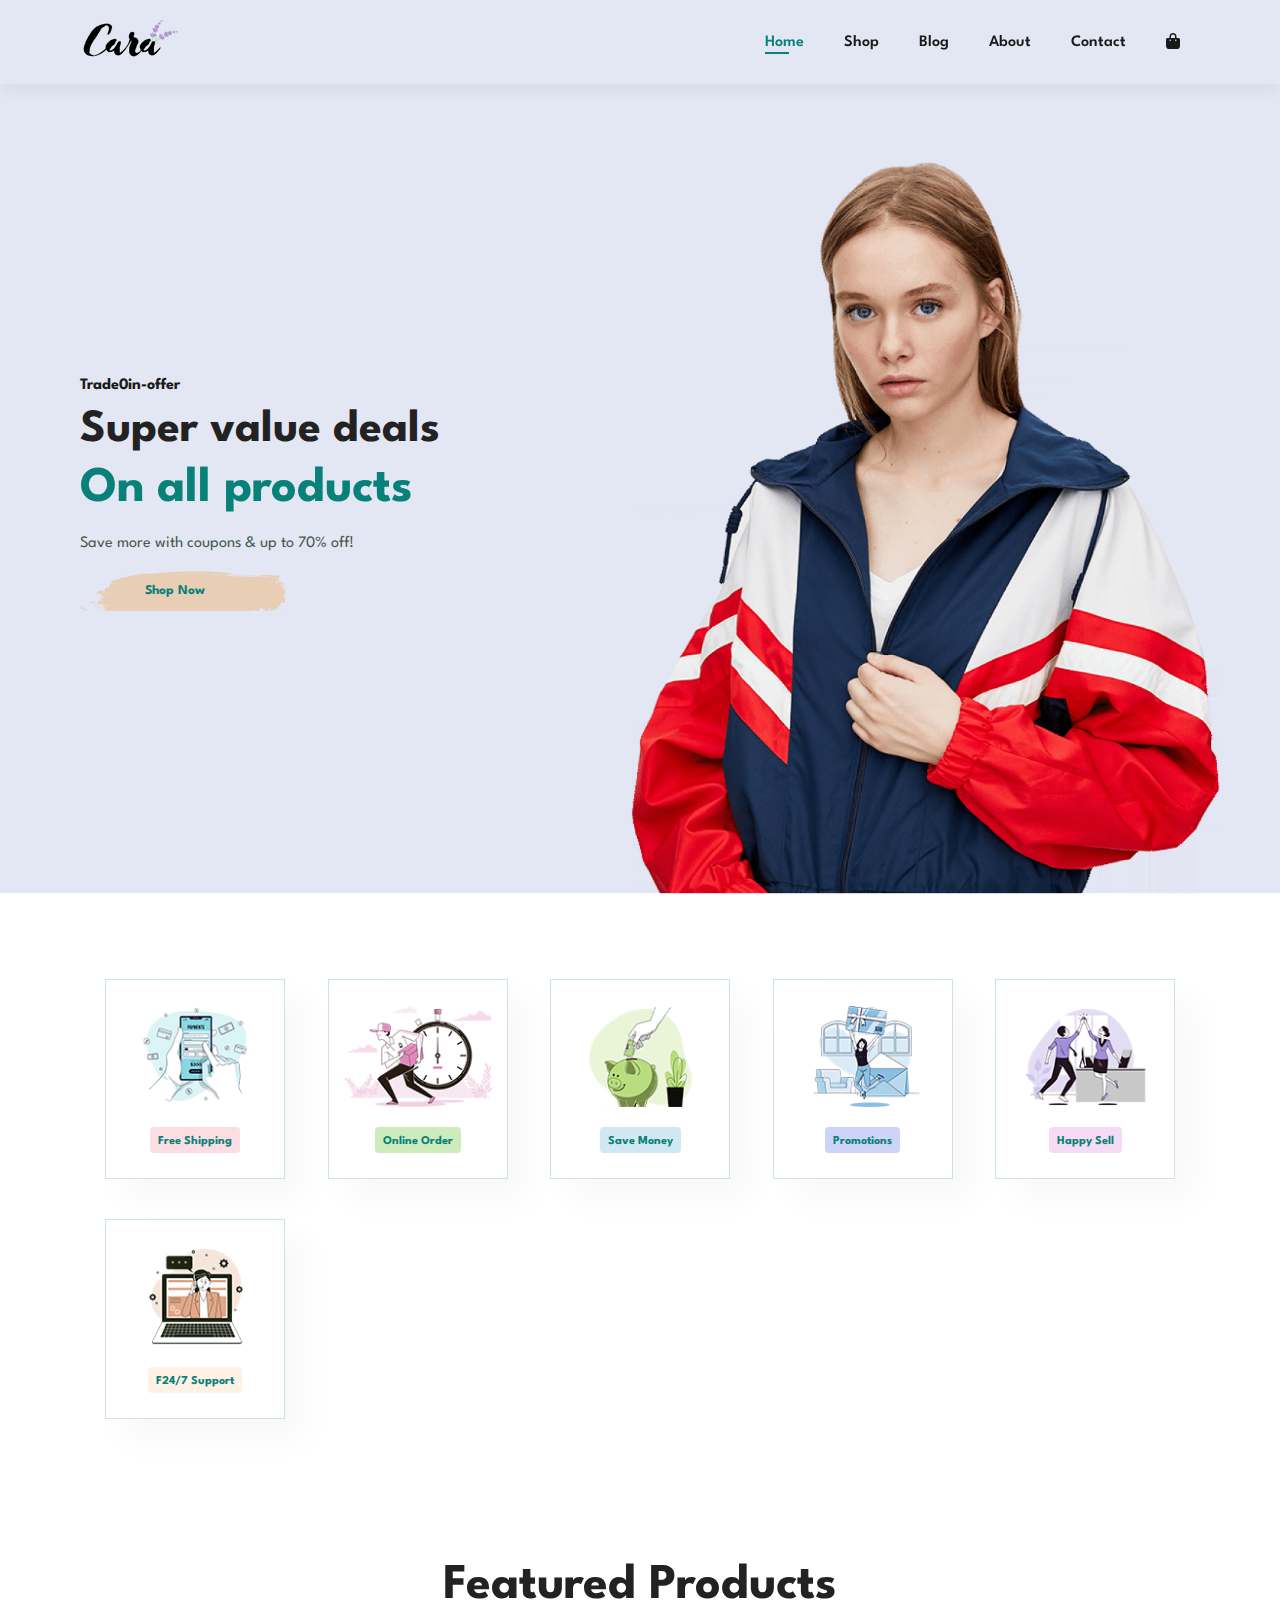
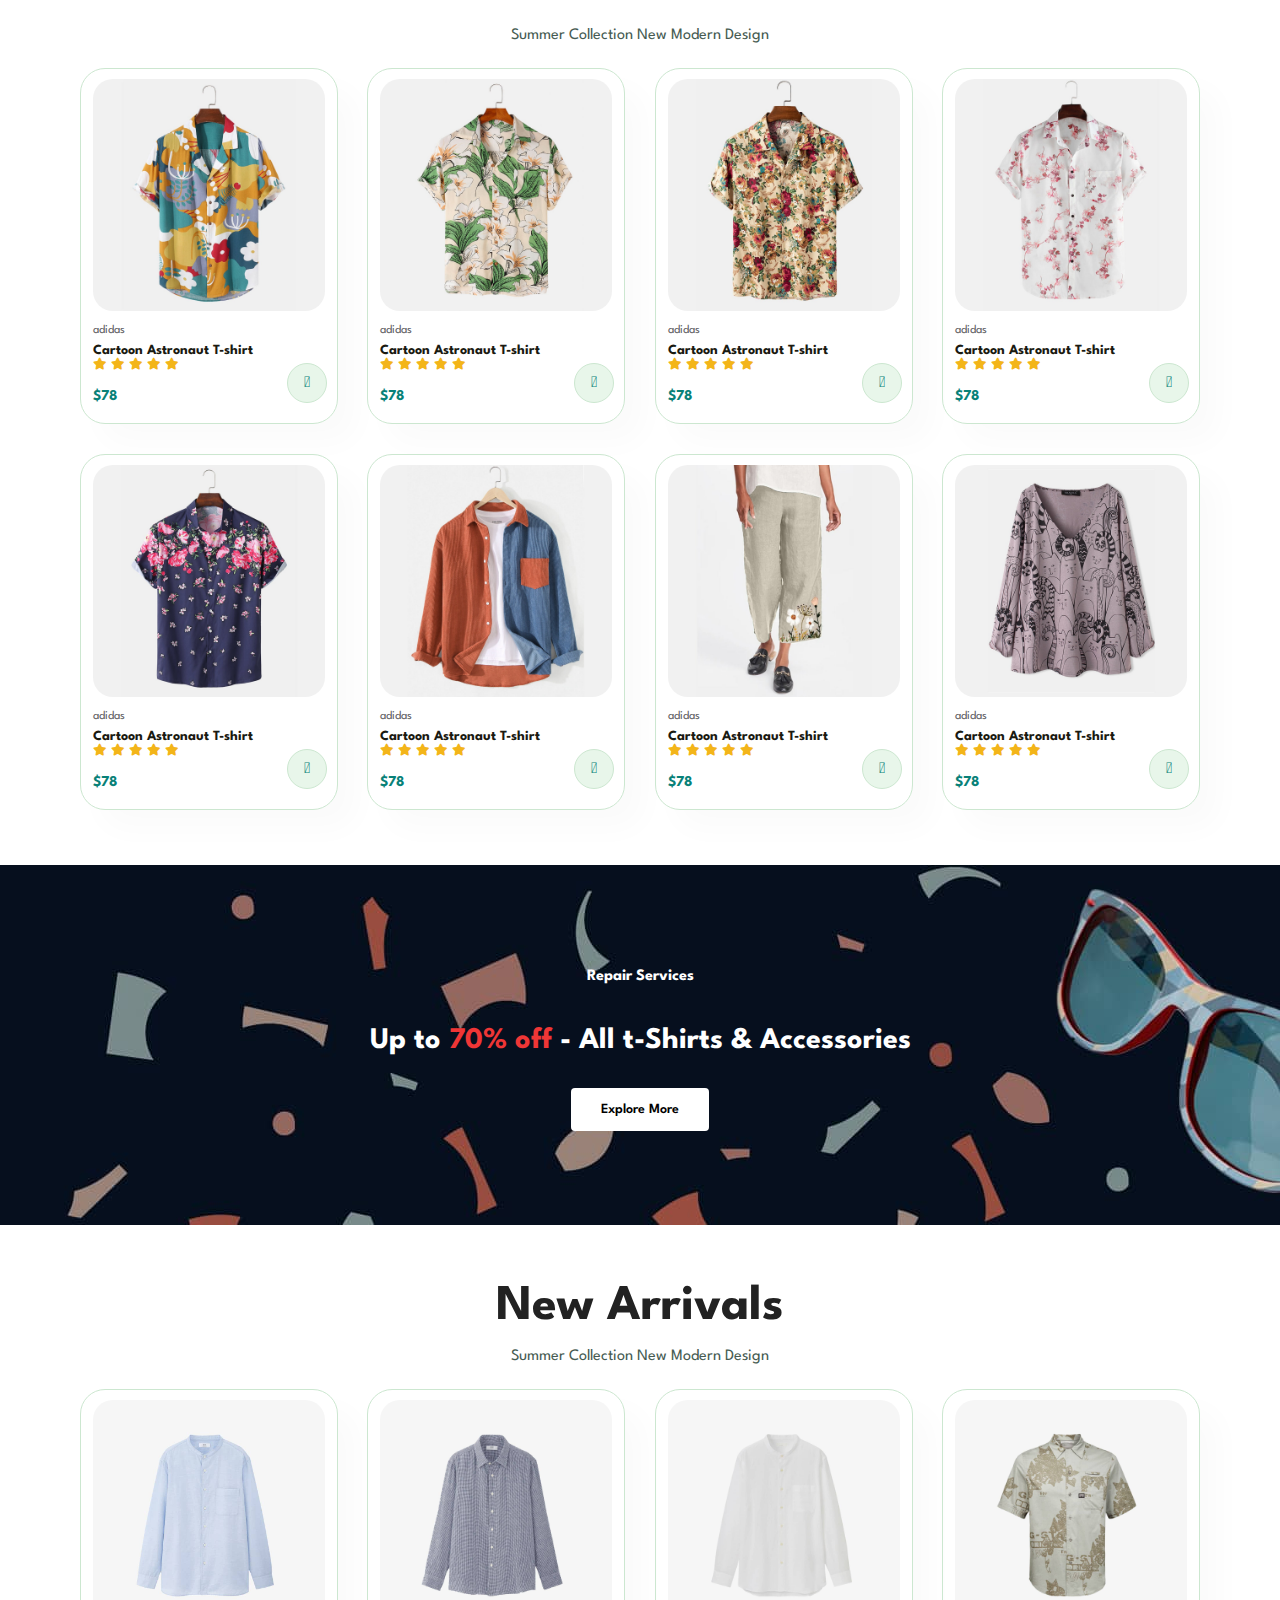
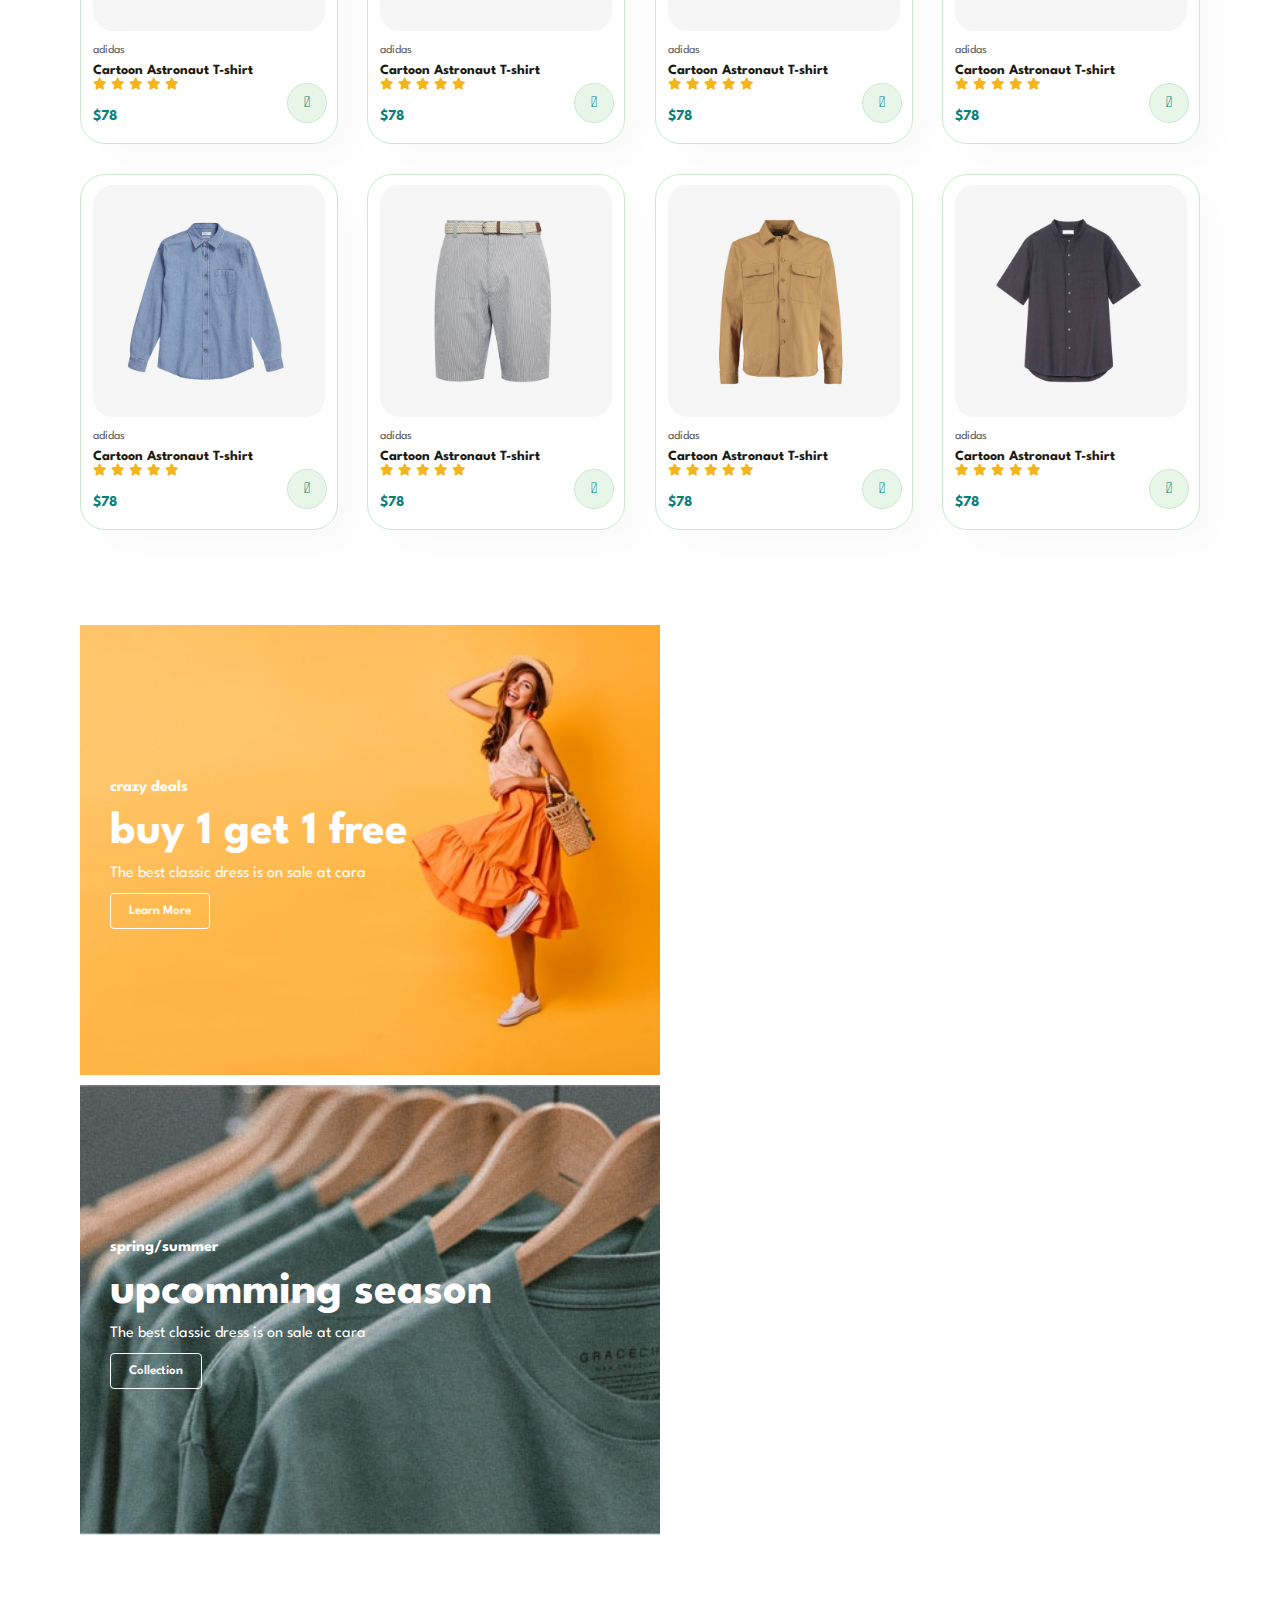
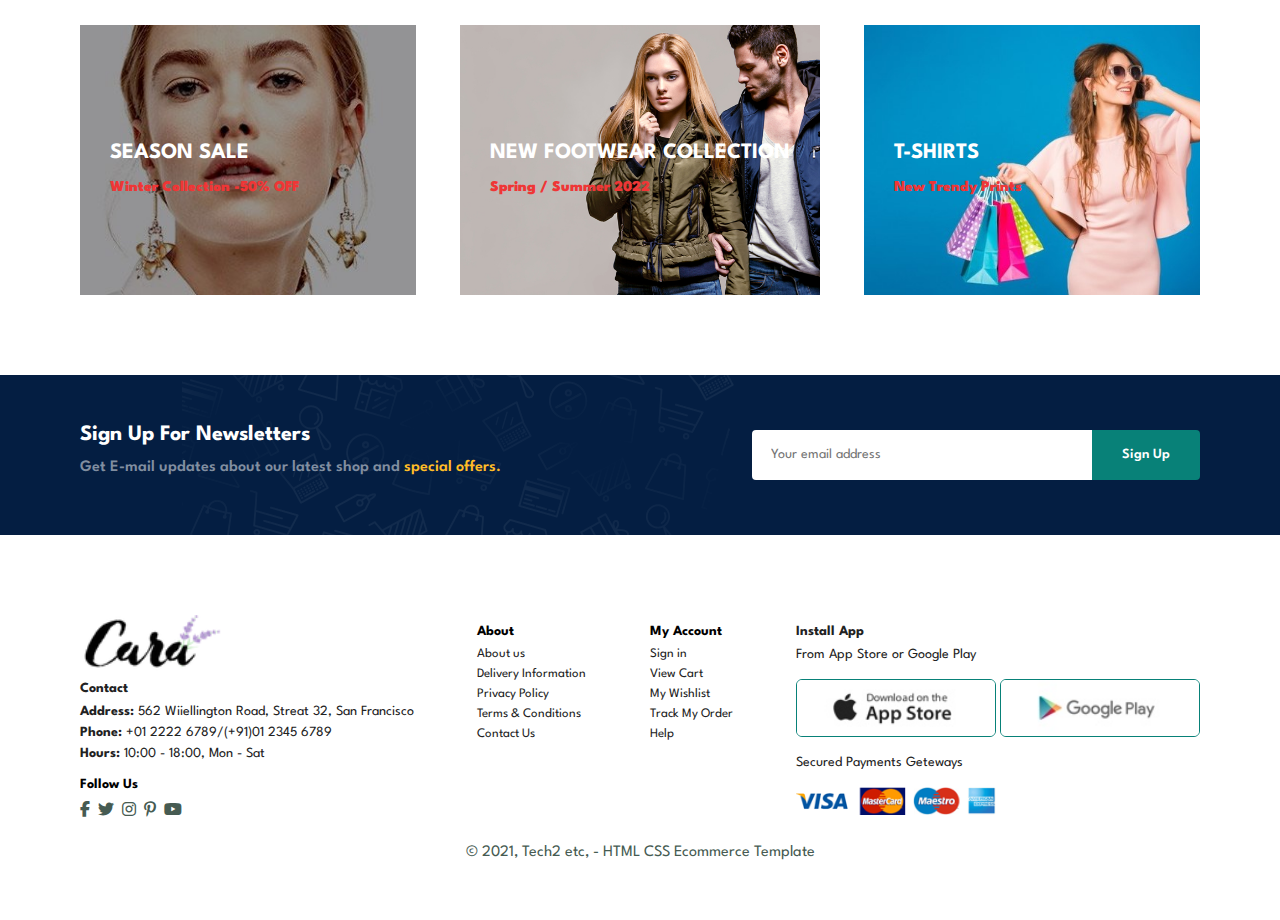
<file: index.html>
<!DOCTYPE html>
<html lang="en">

<head>
    <meta charset="UTF-8">
    <meta http-equiv="X-UA-Compatible" content="IE=edge">
    <meta name="viewport" content="width=device-width, initial-scale=1.0">
    <title>Cara</title>
    <link rel="stylesheet" href="https://pro.fontawesome.com/releases/v5.10.0/css/all.css" />
    <link rel="stylesheet" href="style.css">
    <link rel="stylesheet" href="https://cdnjs.cloudflare.com/ajax/libs/font-awesome/6.4.2/css/all.min.css">
</head>

<body>
    <span id="start"></span>
    <section id="header">
        <a href="#start"><img src="img/logo.png" alt=""></a>
        <div id="navbar">
            <ul>
                <a href="#" id="close" style="color: #000;"><i class="fa fa-times"></i></a>
                <li><a class="active" href="index.html">Home</a></li>
                <li><a href="shop.html">Shop</a></li>
                <li><a href="blog.html">Blog</a></li>
                <li><a href="about.html">About</a></li>
                <li><a href="contact.html">Contact</a></li>
                <li><a href="cart.html"><i class="fa-solid fa-bag-shopping"></i></a></li>
            </ul>
        </div>
        <div id="mobile">
            <a href="cart.html"><i class="fa-solid fa-bag-shopping" style="color: #000;"></i></a>
            <i class="fas fa-outdent" id="bar" style="cursor: pointer;"></i>
        </div>
    </section>

    <section id="home">
        <h4>Trade0in-offer</h4>
        <h2>Super value deals</h2>
        <h1>On all products</h1>
        <p>Save more with coupons & up to 70% off!</p>
        <button>Shop Now</button>
    </section>

    <section id="features" class="section-p1">
        <div class="fe" style="flex-wrap: wrap;">
            <div class="fe-box">
                <img src="img/features/f1.png">
                <h6>Free Shipping</h6>
            </div>
            <div class="fe-box">
                <img src="img/features/f2.png">
                <h6>Online Order</h6>
            </div>
            <div class="fe-box">
                <img src="img/features/f3.png">
                <h6>Save Money</h6>
            </div>
            <div class="fe-box">
                <img src="img/features/f4.png">
                <h6>Promotions</h6>
            </div>
            <div class="fe-box">
                <img src="img/features/f5.png">
                <h6>Happy Sell</h6>
            </div>
            <div class="fe-box">
                <img src="img/features/f6.png">
                <h6>F24/7 Support</h6>
            </div>
        </div>
    </section>

    <section id="features2" class="section-p1">
        <h1>Featured Products</h1>
        <p>Summer Collection New Modern Design</p>
        <div class="pros">
            <div class="pro">
                <img src="img/products/f1.jpg" alt="">
                <div class="des">
                    <span class="a">adidas</span>
                    <h5>Cartoon Astronaut T-shirt</h5>
                    <div class="stars">
                        <i class="fas fa-star"></i>
                        <i class="fas fa-star"></i>
                        <i class="fas fa-star"></i>
                        <i class="fas fa-star"></i>
                        <i class="fas fa-star"></i>
                    </div>
                    <h4>$78</h4>
                </div>
                <a href="#"><i class="fal fa-shopping-cart"></i></a>
            </div>
            <div class="pro">
                <img src="img/products/f2.jpg" alt="">
                <div class="des">
                    <span class="a">adidas</span>
                    <h5>Cartoon Astronaut T-shirt</h5>
                    <div class="stars">
                        <i class="fas fa-star"></i>
                        <i class="fas fa-star"></i>
                        <i class="fas fa-star"></i>
                        <i class="fas fa-star"></i>
                        <i class="fas fa-star"></i>
                    </div>
                    <h4>$78</h4>
                </div>
                <a href="#"><i class="fal fa-shopping-cart"></i></a>
            </div>
            <div class="pro">
                <img src="img/products/f3.jpg" alt="">
                <div class="des">
                    <span class="a">adidas</span>
                    <h5>Cartoon Astronaut T-shirt</h5>
                    <div class="stars">
                        <i class="fas fa-star"></i>
                        <i class="fas fa-star"></i>
                        <i class="fas fa-star"></i>
                        <i class="fas fa-star"></i>
                        <i class="fas fa-star"></i>
                    </div>
                    <h4>$78</h4>
                </div>
                <a href="#"><i class="fal fa-shopping-cart"></i></a>
            </div>
            <div class="pro">
                <img src="img/products/f4.jpg" alt="">
                <div class="des">
                    <span class="a">adidas</span>
                    <h5>Cartoon Astronaut T-shirt</h5>
                    <div class="stars">
                        <i class="fas fa-star"></i>
                        <i class="fas fa-star"></i>
                        <i class="fas fa-star"></i>
                        <i class="fas fa-star"></i>
                        <i class="fas fa-star"></i>
                    </div>
                    <h4>$78</h4>
                </div>
                <a href="#"><i class="fal fa-shopping-cart"></i></a>
            </div>
            <div class="pro">
                <img src="img/products/f5.jpg" alt="">
                <div class="des">
                    <span class="a">adidas</span>
                    <h5>Cartoon Astronaut T-shirt</h5>
                    <div class="stars">
                        <i class="fas fa-star"></i>
                        <i class="fas fa-star"></i>
                        <i class="fas fa-star"></i>
                        <i class="fas fa-star"></i>
                        <i class="fas fa-star"></i>
                    </div>
                    <h4>$78</h4>
                </div>
                <a href="#"><i class="fal fa-shopping-cart"></i></a>
            </div>
            <div class="pro">
                <img src="img/products/f6.jpg" alt="">
                <div class="des">
                    <span class="a">adidas</span>
                    <h5>Cartoon Astronaut T-shirt</h5>
                    <div class="stars">
                        <i class="fas fa-star"></i>
                        <i class="fas fa-star"></i>
                        <i class="fas fa-star"></i>
                        <i class="fas fa-star"></i>
                        <i class="fas fa-star"></i>
                    </div>
                    <h4>$78</h4>
                </div>
                <a href="#"><i class="fal fa-shopping-cart"></i></a>
            </div>
            <div class="pro">
                <img src="img/products/f7.jpg" alt="">
                <div class="des">
                    <span class="a">adidas</span>
                    <h5>Cartoon Astronaut T-shirt</h5>
                    <div class="stars">
                        <i class="fas fa-star"></i>
                        <i class="fas fa-star"></i>
                        <i class="fas fa-star"></i>
                        <i class="fas fa-star"></i>
                        <i class="fas fa-star"></i>
                    </div>
                    <h4>$78</h4>
                </div>
                <a href="#"><i class="fal fa-shopping-cart"></i></a>
            </div>
            <div class="pro">
                <img src="img/products/f8.jpg" alt="">
                <div class="des">
                    <span class="a">adidas</span>
                    <h5>Cartoon Astronaut T-shirt</h5>
                    <div class="stars">
                        <i class="fas fa-star"></i>
                        <i class="fas fa-star"></i>
                        <i class="fas fa-star"></i>
                        <i class="fas fa-star"></i>
                        <i class="fas fa-star"></i>
                    </div>
                    <h4>$78</h4>
                </div>
                <a href="#"><i class="fal fa-shopping-cart"></i></a>
            </div>

        </div>
    </section>

    <section id="banner">
        <h4>Repair Services</h4>
        <h2>Up to <span>70% off</span> - All t-Shirts & Accessories</h2>
        <button class="normal">Explore More</button>
    </section>

    <section id="features2" class="section-p1">
        <h1>New Arrivals</h1>
        <p>Summer Collection New Modern Design</p>
        <div class="pros">
            <div class="pro">
                <img src="img/products/n1.jpg" alt="">
                <div class="des">
                    <span class="a">adidas</span>
                    <h5>Cartoon Astronaut T-shirt</h5>
                    <div class="stars">
                        <i class="fas fa-star"></i>
                        <i class="fas fa-star"></i>
                        <i class="fas fa-star"></i>
                        <i class="fas fa-star"></i>
                        <i class="fas fa-star"></i>
                    </div>
                    <h4>$78</h4>
                </div>
                <a href="#"><i class="fal fa-shopping-cart"></i></a>
            </div>
            <div class="pro">
                <img src="img/products/n2.jpg" alt="">
                <div class="des">
                    <span class="a">adidas</span>
                    <h5>Cartoon Astronaut T-shirt</h5>
                    <div class="stars">
                        <i class="fas fa-star"></i>
                        <i class="fas fa-star"></i>
                        <i class="fas fa-star"></i>
                        <i class="fas fa-star"></i>
                        <i class="fas fa-star"></i>
                    </div>
                    <h4>$78</h4>
                </div>
                <a href="#"><i class="fal fa-shopping-cart"></i></a>
            </div>
            <div class="pro">
                <img src="img/products/n3.jpg" alt="">
                <div class="des">
                    <span class="a">adidas</span>
                    <h5>Cartoon Astronaut T-shirt</h5>
                    <div class="stars">
                        <i class="fas fa-star"></i>
                        <i class="fas fa-star"></i>
                        <i class="fas fa-star"></i>
                        <i class="fas fa-star"></i>
                        <i class="fas fa-star"></i>
                    </div>
                    <h4>$78</h4>
                </div>
                <a href="#"><i class="fal fa-shopping-cart"></i></a>
            </div>
            <div class="pro">
                <img src="img/products/n4.jpg" alt="">
                <div class="des">
                    <span class="a">adidas</span>
                    <h5>Cartoon Astronaut T-shirt</h5>
                    <div class="stars">
                        <i class="fas fa-star"></i>
                        <i class="fas fa-star"></i>
                        <i class="fas fa-star"></i>
                        <i class="fas fa-star"></i>
                        <i class="fas fa-star"></i>
                    </div>
                    <h4>$78</h4>
                </div>
                <a href="#"><i class="fal fa-shopping-cart"></i></a>
            </div>
            <div class="pro">
                <img src="img/products/n5.jpg" alt="">
                <div class="des">
                    <span class="a">adidas</span>
                    <h5>Cartoon Astronaut T-shirt</h5>
                    <div class="stars">
                        <i class="fas fa-star"></i>
                        <i class="fas fa-star"></i>
                        <i class="fas fa-star"></i>
                        <i class="fas fa-star"></i>
                        <i class="fas fa-star"></i>
                    </div>
                    <h4>$78</h4>
                </div>
                <a href="#"><i class="fal fa-shopping-cart"></i></a>
            </div>
            <div class="pro">
                <img src="img/products/n6.jpg" alt="">
                <div class="des">
                    <span class="a">adidas</span>
                    <h5>Cartoon Astronaut T-shirt</h5>
                    <div class="stars">
                        <i class="fas fa-star"></i>
                        <i class="fas fa-star"></i>
                        <i class="fas fa-star"></i>
                        <i class="fas fa-star"></i>
                        <i class="fas fa-star"></i>
                    </div>
                    <h4>$78</h4>
                </div>
                <a href="#"><i class="fal fa-shopping-cart"></i></a>
            </div>
            <div class="pro">
                <img src="img/products/n7.jpg" alt="">
                <div class="des">
                    <span class="a">adidas</span>
                    <h5>Cartoon Astronaut T-shirt</h5>
                    <div class="stars">
                        <i class="fas fa-star"></i>
                        <i class="fas fa-star"></i>
                        <i class="fas fa-star"></i>
                        <i class="fas fa-star"></i>
                        <i class="fas fa-star"></i>
                    </div>
                    <h4>$78</h4>
                </div>
                <a href="#"><i class="fal fa-shopping-cart"></i></a>
            </div>
            <div class="pro">
                <img src="img/products/n8.jpg" alt="">
                <div class="des">
                    <span class="a">adidas</span>
                    <h5>Cartoon Astronaut T-shirt</h5>
                    <div class="stars">
                        <i class="fas fa-star"></i>
                        <i class="fas fa-star"></i>
                        <i class="fas fa-star"></i>
                        <i class="fas fa-star"></i>
                        <i class="fas fa-star"></i>
                    </div>
                    <h4>$78</h4>
                </div>
                <a href="#"><i class="fal fa-shopping-cart"></i></a>
            </div>

        </div>
    </section>

    <section id="sm-banner" class="section-p1">
        <div class="banner-box">
            <h4>crazy deals</h4>
            <h2>buy 1 get 1 free</h2>
            <span>The best classic dress is on sale at cara</span>
            <button class="white">Learn More</button>
        </div>
        <div class="banner-box btwo">
            <h4>spring/summer</h4>
            <h2>upcomming season</h2>
            <span>The best classic dress is on sale at cara</span>
            <button class="white">Collection</button>
        </div>
    </section>

    <section id="banner3" class="section-p1">
        <div class="banner-box">
            <h2>SEASON SALE</h2>
            <h3>Winter Collection -50% OFF</h3>
        </div>
        <div class="banner-box banner-box2">
            <h2>NEW FOOTWEAR COLLECTION</h2>
            <h3>Spring / Summer 2022</h3>
        </div>
        <div class="banner-box3 banner-box">
            <h2>T-SHIRTS</h2>
            <h3>New Trendy Prints</h3>
        </div>
    </section>

    <section id="newsletter" class="section-p1 section-m1">
        <div class="newstext">
            <h4>Sign Up For Newsletters</h4>
            <p>Get E-mail updates about our latest shop and <span>special offers.</span></p>
        </div>
        <div class="form">
            <input type="text" placeholder="Your email address">
            <button class="normal">Sign Up</button>
        </div>
    </section>

    <footer class="section-p1">
        <div class="col">
            <img src="img/logo.png" alt="">
            <h4>Contact</h4>
            <p><strong>Address:</strong> 562 Wiiellington Road, Streat 32, San Francisco</p>
            <p><strong>Phone:</strong> +01 2222 6789/(+91)01 2345 6789</p>
            <p><strong>Hours:</strong> 10:00 - 18:00, Mon - Sat</p>
            <div class="follow">
                <h4 style="color: #000;">Follow Us</h4>
                <div class="icons">
                    <i class="fab fa-facebook-f "></i>
                    <i class="fab fa-twitter "></i>
                    <i class="fab fa-instagram "></i>
                    <i class="fab fa-pinterest-p "></i>
                    <i class="fab fa-youtube "></i>
                </div>
            </div>
        </div>
        <div class="col">
            <h4 style="color: #000;">About</h4>
            <a href="#">About us</a>
            <a href="#">Delivery Information</a>
            <a href="#">Privacy Policy</a>
            <a href="#">Terms & Conditions</a>
            <a href="#">Contact Us</a>
        </div>
        <div class="col">
            <h4 style="color: #000;">My Account</h4>
            <a href="#">Sign in</a>
            <a href="#">View Cart</a>
            <a href="#">My Wishlist</a>
            <a href="#">Track My Order</a>
            <a href="#">Help</a>
        </div>
        <div class="col install">
            <h4>Install App</h4>
            <p>From App Store or Google Play</p>
            <div class="row">
                <img src="img/pay/app.jpg" alt="">
                <img src="img/pay/play.jpg" alt="">
            </div>
            <p>Secured Payments Geteways</p>
            <img src="img/pay/pay.png" alt="">
        </div>
        <div class="copyright">
            <p>&copy; 2021, Tech2 etc, - HTML CSS Ecommerce Template</p>
        </div>
    </footer>

    <script src="script.js"></script>
</body>

</html>
</file>
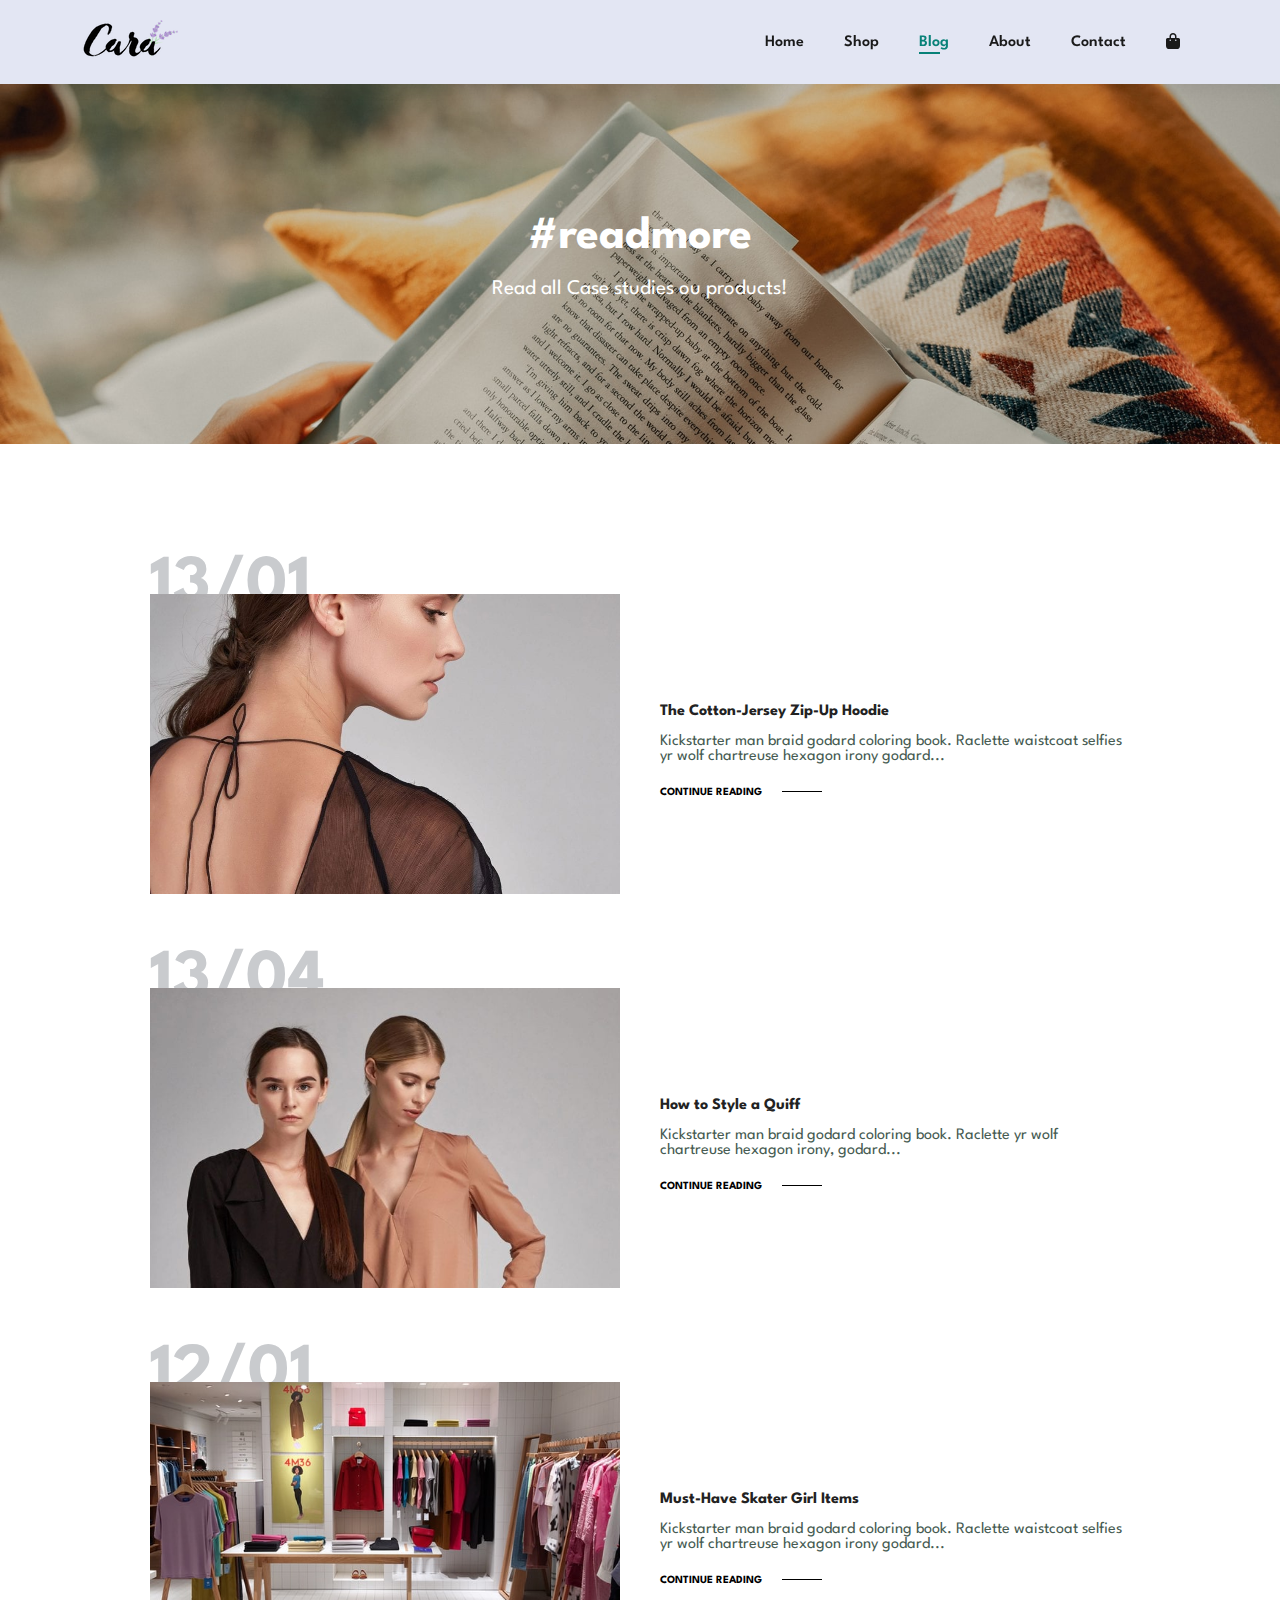
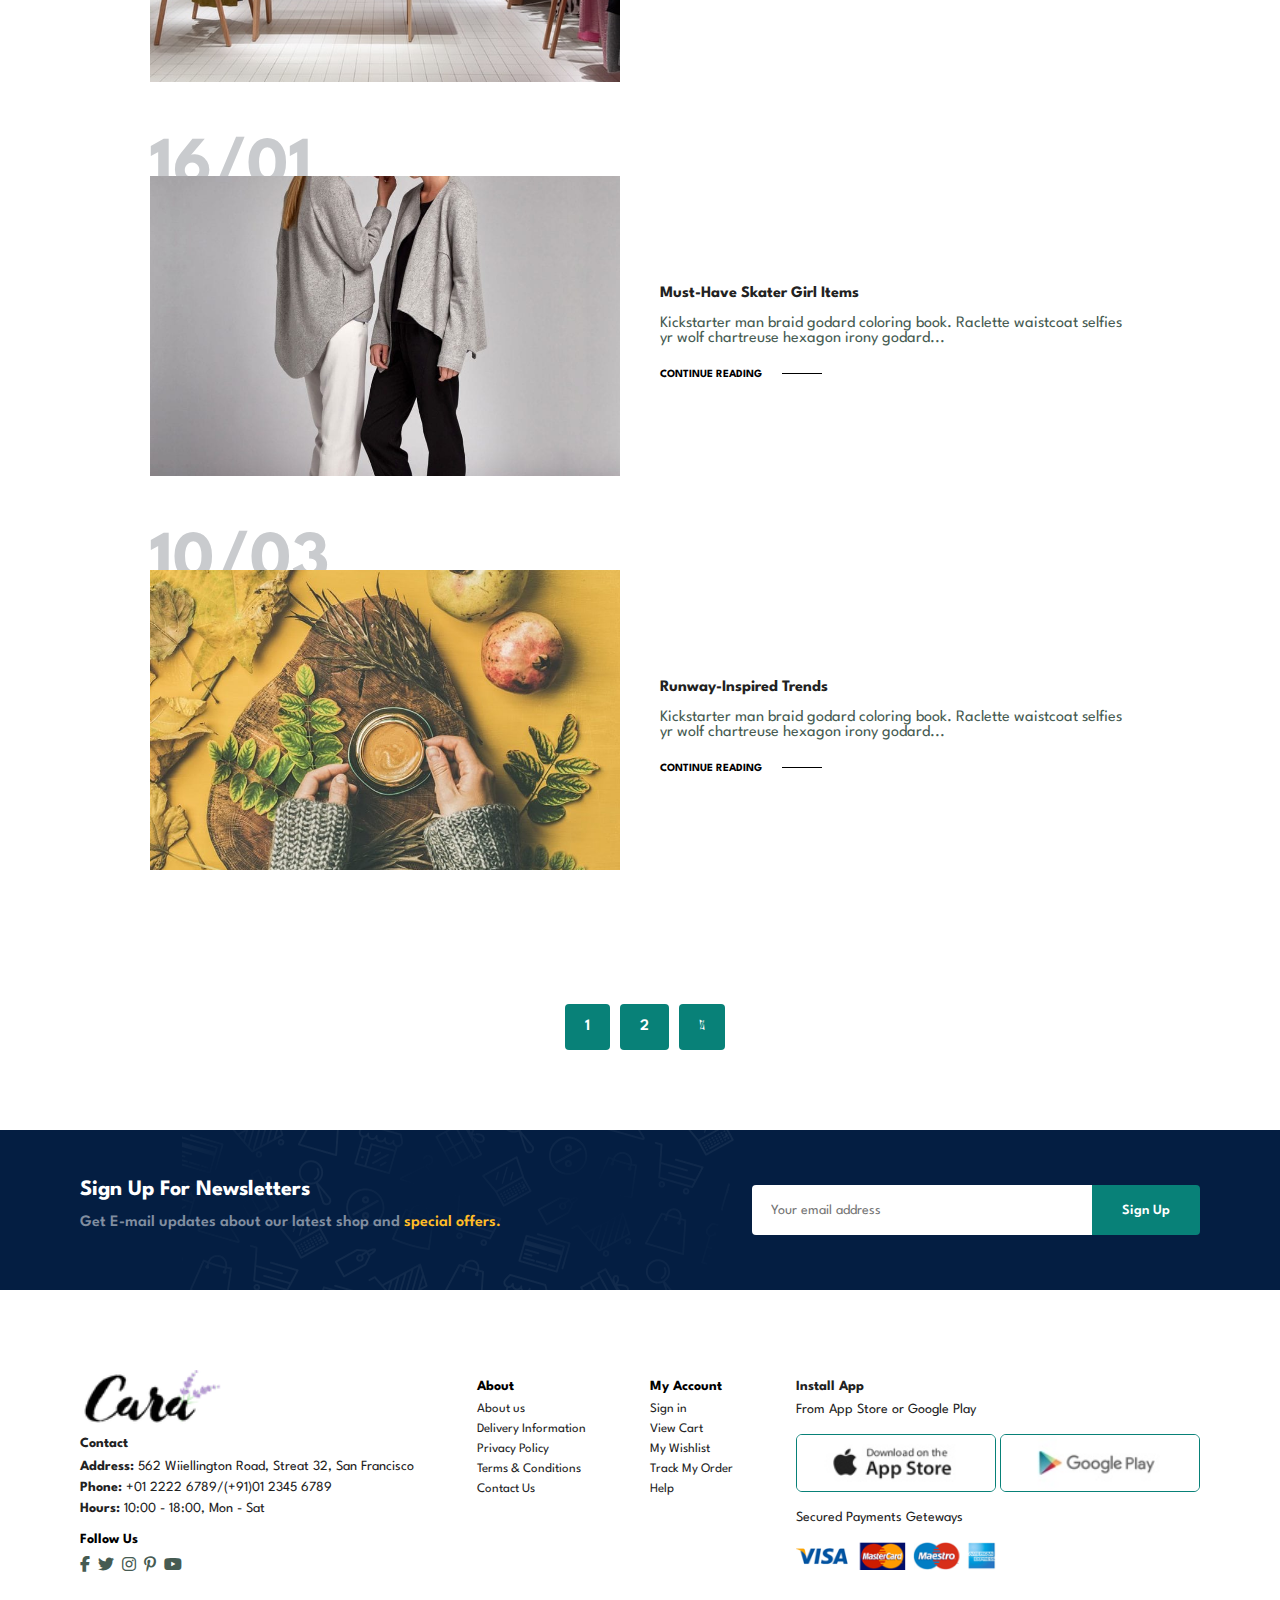
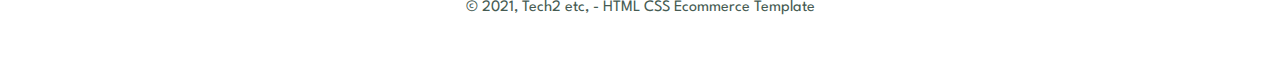
<file: blog.html>
<!DOCTYPE html>
<html lang="en">

<head>
    <meta charset="UTF-8">
    <meta http-equiv="X-UA-Compatible" content="IE=edge">
    <meta name="viewport" content="width=device-width, initial-scale=1.0">
    <title>Cara</title>
    <link rel="stylesheet" href="https://pro.fontawesome.com/releases/v5.10.0/css/all.css" />
    <link rel="stylesheet" href="style.css">
    <link rel="stylesheet" href="https://cdnjs.cloudflare.com/ajax/libs/font-awesome/6.4.2/css/all.min.css">
</head>

<body>
    <span id="start"></span>
    <section id="header">
        <a href="#start"><img src="img/logo.png" alt=""></a>
        <div id="navbar">
            <ul>
                <a href="#" id="close" style="color: #000;"><i class="fa fa-times"></i></a>
                <li><a href="index.html">Home</a></li>
                <li><a href="shop.html">Shop</a></li>
                <li><a class="active" href="blog.html">Blog</a></li>
                <li><a href="about.html">About</a></li>
                <li><a href="contact.html">Contact</a></li>
                <li><a href="cart.html"><i class="fa-solid fa-bag-shopping"></i></a></li>
            </ul>
        </div>
        <div id="mobile">
            <a href="cart.html"><i class="fa-solid fa-bag-shopping" style="color: #000;"></i></a>
            <i class="fas fa-outdent" id="bar" style="cursor: pointer;"></i>
        </div>
    </section>

    <section id="page-header" class="blog-header">
        <h2>#readmore</h2>
        <p style="font-size: 21px;">Read all Case studies ou products!</p>
    </section>

    <section id="blog">
        <div class="blog-box" style="position: relative;">
            <div class="blog-img">
                <img src="img/blog/b1.jpg" alt="">
            </div>
            <div class="blog-details">
                <h4 style="color:#222;">The Cotton-Jersey Zip-Up Hoodie</h4>
                <p>Kickstarter man braid godard coloring book. Raclette
                    waistcoat selfies yr wolf chartreuse hexagon irony
                    godard...
                </p>
                <a href="#">CONTINUE READING</a>
            </div>
            <h1>13/01</h1>
        </div>
        <div class="blog-box" style="position: relative;">
            <div class="blog-img">
                <img src="img/blog/b2.jpg" alt="">
            </div>
            <div class="blog-details">
                <h4 style="color:#222;">How to Style a Quiff</h4>
                <p>Kickstarter man braid godard coloring book. Raclette
                    yr wolf chartreuse hexagon irony, godard...</p>
                <a href="#">CONTINUE READING</a>
            </div>
            <h1>13/04</h1>
        </div>
        <div class="blog-box" style="position: relative;">
            <div class="blog-img">
                <img src="img/blog/b3.jpg" alt="">
            </div>
            <div class="blog-details">
                <h4 style="color:#222;">Must-Have Skater Girl Items</h4>
                <p>Kickstarter man braid godard coloring book. Raclette
                    waistcoat selfies yr wolf chartreuse hexagon irony
                    godard...
                </p>
                <a href="#">CONTINUE READING</a>
            </div>
            <h1>12/01</h1>
        </div>
        <div class="blog-box" style="position: relative;">
            <div class="blog-img">
                <img src="img/blog/b4.jpg" alt="">
            </div>
            <div class="blog-details">
                <h4 style="color:#222;">Must-Have Skater Girl Items</h4>
                <p>Kickstarter man braid godard coloring book. Raclette
                    waistcoat selfies yr wolf chartreuse hexagon irony
                    godard...
                </p>
                <a href="#">CONTINUE READING</a>
            </div>
            <h1>16/01</h1>
        </div>
        <div class="blog-box" style="position: relative;">
            <div class="blog-img">
                <img src="img/blog/b6.jpg" alt="">
            </div>
            <div class="blog-details">
                <h4 style="color:#222;">Runway-Inspired Trends</h4>
                <p>Kickstarter man braid godard coloring book. Raclette
                    waistcoat selfies yr wolf chartreuse hexagon irony
                    godard...
                </p>
                <a href="#">CONTINUE READING</a>
            </div>
            <h1>10/03</h1>
        </div>
    </section>

    <section id="pagiantion" class="section-p1">
        <a href="#">1</a>
        <a href="#">2</a>
        <a href="#"><i class="fal fa-long-arrow-alt-right"></i></a>
    </section>

    <section id="newsletter" class="section-p1 section-m1">
        <div class="newstext">
            <h4>Sign Up For Newsletters</h4>
            <p>Get E-mail updates about our latest shop and <span>special offers.</span></p>
        </div>
        <div class="form">
            <input type="text" placeholder="Your email address">
            <button class="normal">Sign Up</button>
        </div>
    </section>

    <footer class="section-p1">
        <div class="col">
            <img src="img/logo.png" alt="">
            <h4>Contact</h4>
            <p><strong>Address:</strong> 562 Wiiellington Road, Streat 32, San Francisco</p>
            <p><strong>Phone:</strong> +01 2222 6789/(+91)01 2345 6789</p>
            <p><strong>Hours:</strong> 10:00 - 18:00, Mon - Sat</p>
            <div class="follow">
                <h4 style="color: #000;">Follow Us</h4>
                <div class="icons">
                    <i class="fab fa-facebook-f "></i>
                    <i class="fab fa-twitter "></i>
                    <i class="fab fa-instagram "></i>
                    <i class="fab fa-pinterest-p "></i>
                    <i class="fab fa-youtube "></i>
                </div>
            </div>
        </div>
        <div class="col">
            <h4 style="color: #000;">About</h4>
            <a href="#">About us</a>
            <a href="#">Delivery Information</a>
            <a href="#">Privacy Policy</a>
            <a href="#">Terms & Conditions</a>
            <a href="#">Contact Us</a>
        </div>
        <div class="col">
            <h4 style="color: #000;">My Account</h4>
            <a href="#">Sign in</a>
            <a href="#">View Cart</a>
            <a href="#">My Wishlist</a>
            <a href="#">Track My Order</a>
            <a href="#">Help</a>
        </div>
        <div class="col install">
            <h4>Install App</h4>
            <p>From App Store or Google Play</p>
            <div class="row">
                <img src="img/pay/app.jpg" alt="">
                <img src="img/pay/play.jpg" alt="">
            </div>
            <p>Secured Payments Geteways</p>
            <img src="img/pay/pay.png" alt="">
        </div>
        <div class="copyright">
            <p>&copy; 2021, Tech2 etc, - HTML CSS Ecommerce Template</p>
        </div>
    </footer>

    <script src="script.js"></script>
</body>

</html>
</file>
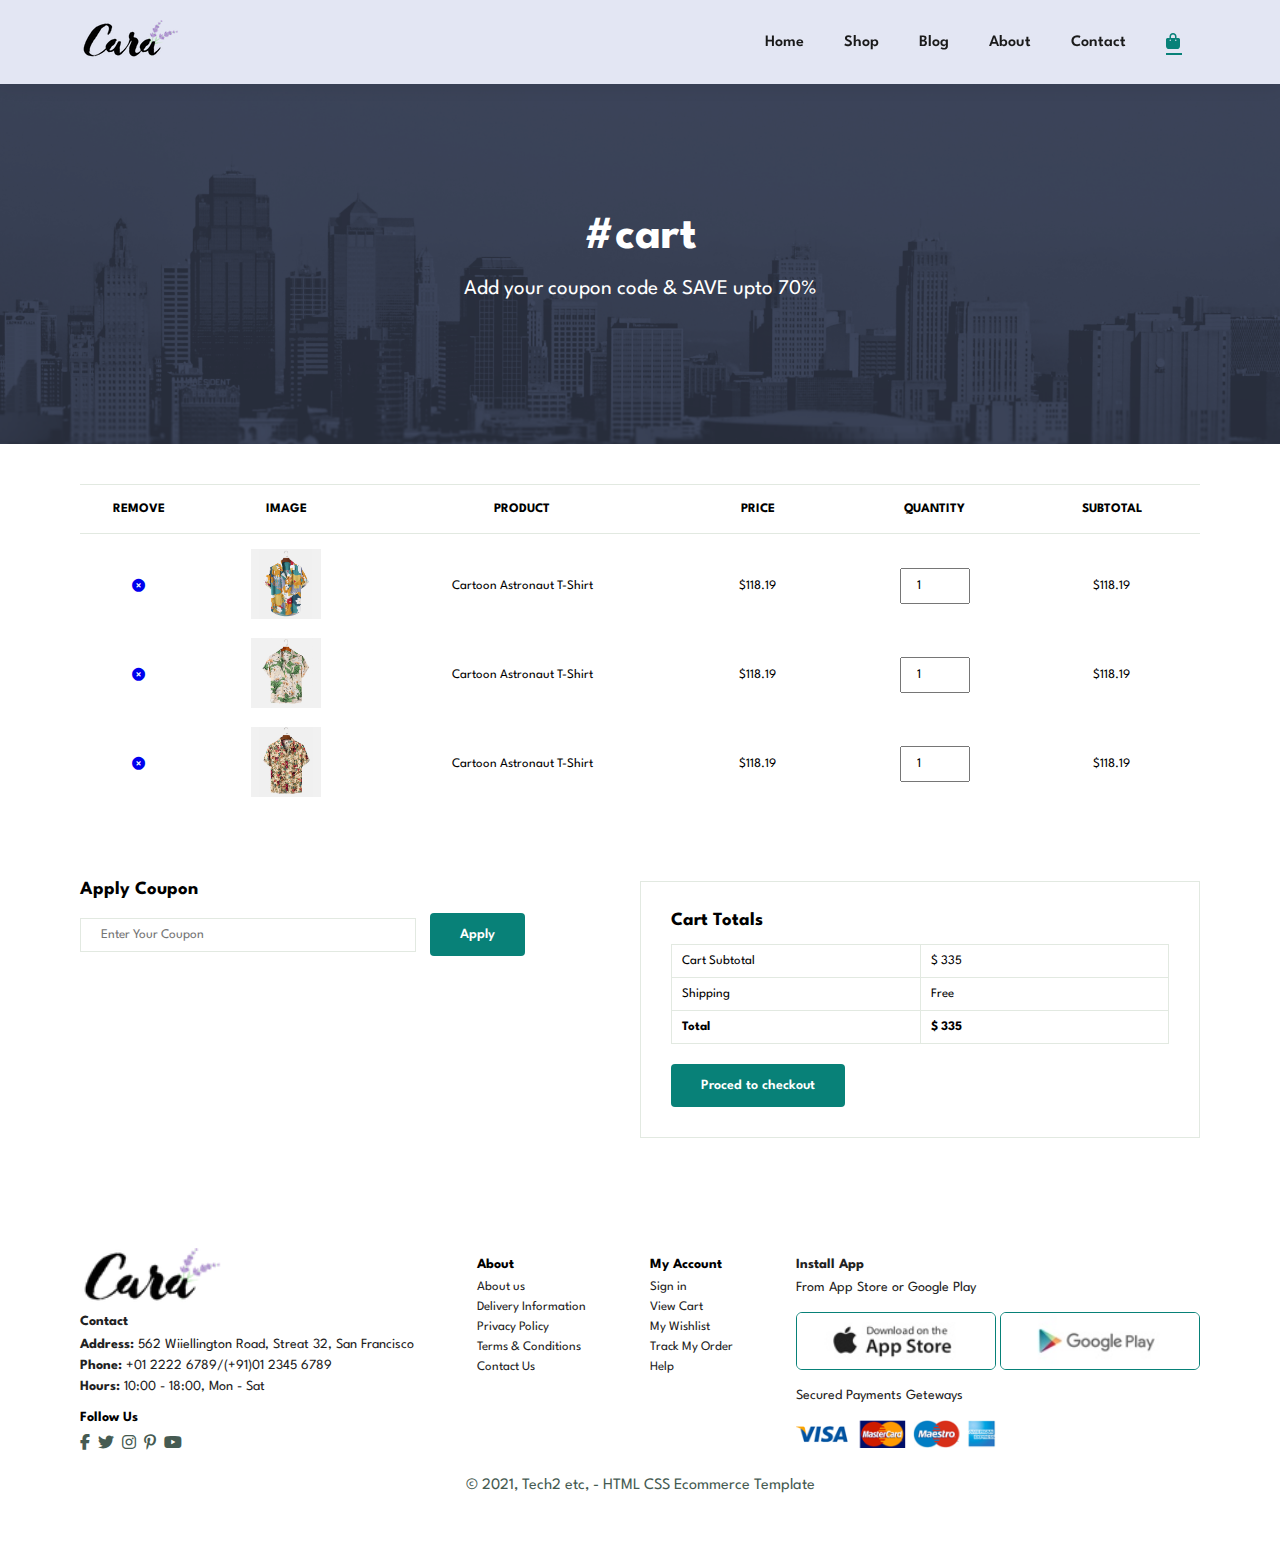
<file: cart.html>
<!DOCTYPE html>
<html lang="en">

<head>
    <meta charset="UTF-8">
    <meta http-equiv="X-UA-Compatible" content="IE=edge">
    <meta name="viewport" content="width=device-width, initial-scale=1.0">
    <title>Cara</title>
    <link rel="stylesheet" href="https://pro.fontawesome.com/releases/v5.10.0/css/all.css" />
    <link rel="stylesheet" href="style.css">
    <link rel="stylesheet" href="https://cdnjs.cloudflare.com/ajax/libs/font-awesome/6.4.2/css/all.min.css">
</head>

<body>
    <span id="start"></span>
    <section id="header">
        <a href="#start"><img src="img/logo.png" alt=""></a>
        <div id="navbar">
            <ul>
                <a href="#" id="close" style="color: #000;"><i class="fa fa-times"></i></a>
                <li><a href="index.html">Home</a></li>
                <li><a href="shop.html">Shop</a></li>
                <li><a href="blog.html">Blog</a></li>
                <li><a href="about.html">About</a></li>
                <li><a href="contact.html">Contact</a></li>
                <li><a class="active" href="cart.html"><i class="fa-solid fa-bag-shopping"></i></a></li>
            </ul>
        </div>
        <div id="mobile">
            <a href="cart.html"><i class="fa-solid fa-bag-shopping" style="color: #000;"></i></a>
            <i class="fas fa-outdent" id="bar" style="cursor: pointer;"></i>
        </div>
    </section>

    <section id="page-header" class="about-header">
        <h2>#cart</h2>
        <p style="font-size: 21px;">Add your coupon code & SAVE upto 70%</p>
    </section>

    <section id="cart" class="section-p1">
        <table width="100%">
            <thead>
                <tr>
                    <td>Remove</td>
                    <td>Image</td>
                    <td>Product</td>
                    <td>Price</td>
                    <td>Quantity</td>
                    <td>Subtotal</td>
                </tr>
            </thead>
            <tbody>
                <tr>
                    <td><a href="#"><i class="fa fa-times-circle"></i></a></td>
                    <td><img src="img/products/f1.jpg" alt=""></td>
                    <td>Cartoon Astronaut T-Shirt</td>
                    <td>$118.19</td>
                    <td><input type="number" value="1"></td>
                    <td>$118.19</td>
                </tr>
            <tbody>
                <tr>
                    <td><a href="#"><i class="fa fa-times-circle"></i></a></td>
                    <td><img src="img/products/f2.jpg" alt=""></td>
                    <td>Cartoon Astronaut T-Shirt</td>
                    <td>$118.19</td>
                    <td><input type="number" value="1"></td>
                    <td>$118.19</td>
                </tr>
            <tbody>
                <tr>
                    <td><a href="#"><i class="fa fa-times-circle"></i></a></td>
                    <td><img src="img/products/f3.jpg" alt=""></td>
                    <td>Cartoon Astronaut T-Shirt</td>
                    <td>$118.19</td>
                    <td><input type="number" value="1"></td>
                    <td>$118.19</td>
                </tr>
            </tbody>
        </table>
    </section>

    <section id="cart-add" class="section-p1">
        <div id="coupon">
            <h3>Apply Coupon</h3>
            <div>
                <input type="text" placeholder="Enter Your Coupon">
                <button class="normal">Apply</button>
            </div>
        </div>
        <div id="subtotal">
            <h3>Cart Totals</h3>
            <table>
                <tr>
                    <td>Cart Subtotal</td>
                    <td>$ 335</td>
                </tr>
                <tr>
                    <td>Shipping</td>
                    <td>Free</td>
                </tr>
                <tr>
                    <td><strong>Total</strong></td>
                    <td><strong>$ 335</strong></td>
                </tr>
            </table>
            <button class="normal">Proced to checkout</button>
        </div>
    </section>

    <footer class="section-p1">
        <div class="col">
            <img src="img/logo.png" alt="">
            <h4>Contact</h4>
            <p><strong>Address:</strong> 562 Wiiellington Road, Streat 32, San Francisco</p>
            <p><strong>Phone:</strong> +01 2222 6789/(+91)01 2345 6789</p>
            <p><strong>Hours:</strong> 10:00 - 18:00, Mon - Sat</p>
            <div class="follow">
                <h4 style="color: #000;">Follow Us</h4>
                <div class="icons">
                    <i class="fab fa-facebook-f "></i>
                    <i class="fab fa-twitter "></i>
                    <i class="fab fa-instagram "></i>
                    <i class="fab fa-pinterest-p "></i>
                    <i class="fab fa-youtube "></i>
                </div>
            </div>
        </div>
        <div class="col">
            <h4 style="color: #000;">About</h4>
            <a href="#">About us</a>
            <a href="#">Delivery Information</a>
            <a href="#">Privacy Policy</a>
            <a href="#">Terms & Conditions</a>
            <a href="#">Contact Us</a>
        </div>
        <div class="col">
            <h4 style="color: #000;">My Account</h4>
            <a href="#">Sign in</a>
            <a href="#">View Cart</a>
            <a href="#">My Wishlist</a>
            <a href="#">Track My Order</a>
            <a href="#">Help</a>
        </div>
        <div class="col install">
            <h4>Install App</h4>
            <p>From App Store or Google Play</p>
            <div class="row">
                <img src="img/pay/app.jpg" alt="">
                <img src="img/pay/play.jpg" alt="">
            </div>
            <p>Secured Payments Geteways</p>
            <img src="img/pay/pay.png" alt="">
        </div>
        <div class="copyright">
            <p>&copy; 2021, Tech2 etc, - HTML CSS Ecommerce Template</p>
        </div>
    </footer>

    <script>
        let inputs = [document.querySelectorAll("input")[2],document.querySelectorAll("input")[2],document.querySelectorAll("input")[0]];
        inputs.forEach((input)=>{
            input.onblur = function () {
            if (input.value == '' || input.value < 0) {
                input.value = 1;
            }
        }});
    </script>

    <script src="script.js"></script>
</body>

</html>
</file>
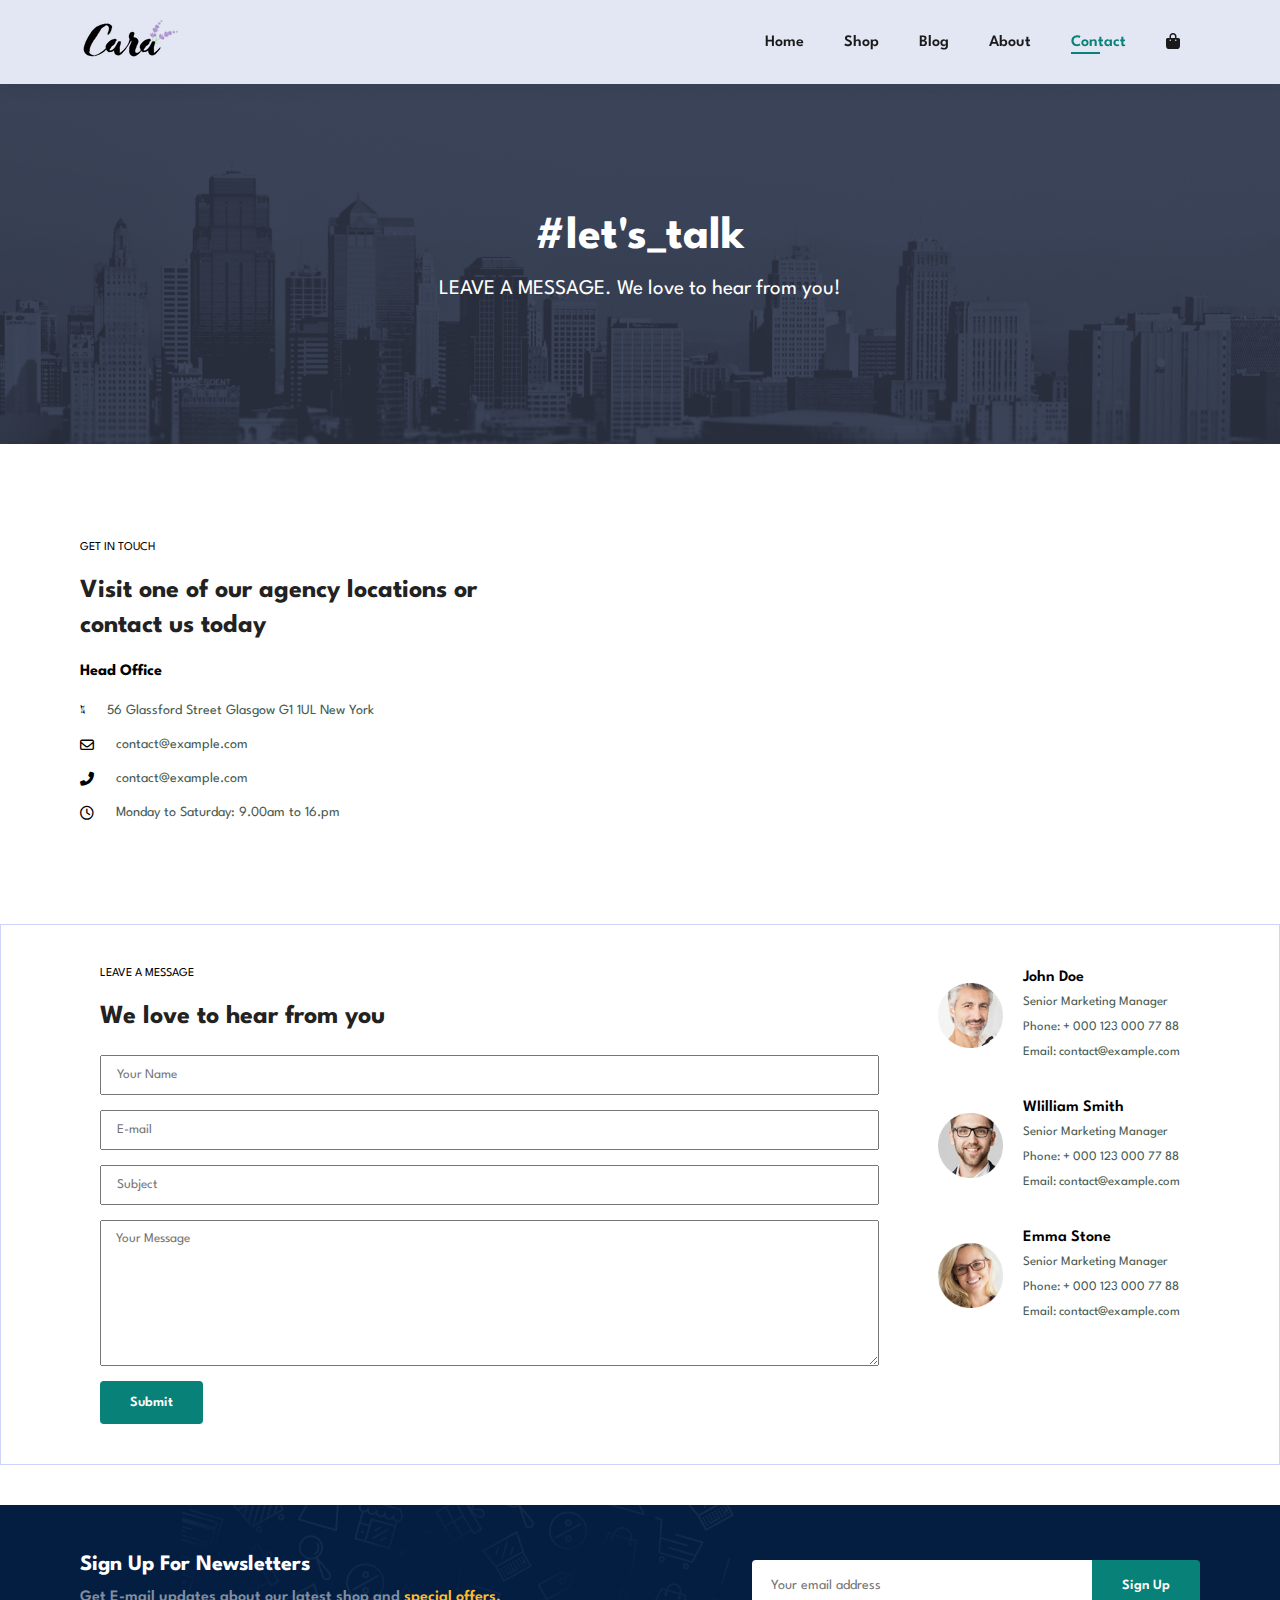
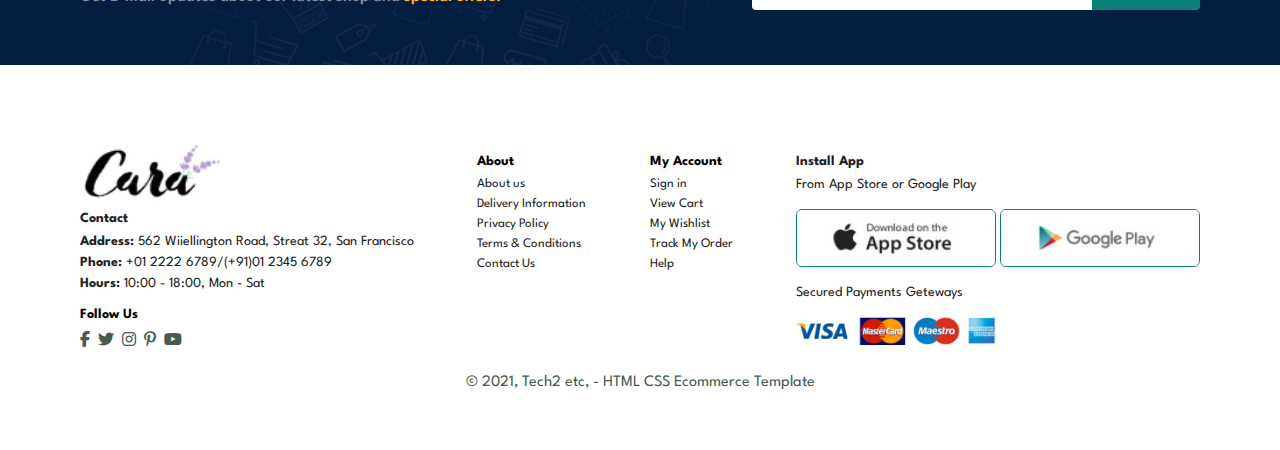
<file: contact.html>
<!DOCTYPE html>
<html lang="en">

<head>
    <meta charset="UTF-8">
    <meta http-equiv="X-UA-Compatible" content="IE=edge">
    <meta name="viewport" content="width=device-width, initial-scale=1.0">
    <title>Cara</title>
    <link rel="stylesheet" href="https://pro.fontawesome.com/releases/v5.10.0/css/all.css" />
    <link rel="stylesheet" href="style.css">
    <link rel="stylesheet" href="https://cdnjs.cloudflare.com/ajax/libs/font-awesome/6.4.2/css/all.min.css">
</head>

<body>
    <span id="start"></span>
    <section id="header">
        <a href="#start"><img src="img/logo.png" alt=""></a>
        <div id="navbar">
            <ul>
                <a href="#" id="close" style="color: #000;"><i class="fa fa-times"></i></a>
                <li><a href="index.html">Home</a></li>
                <li><a href="shop.html">Shop</a></li>
                <li><a href="blog.html">Blog</a></li>
                <li><a href="about.html">About</a></li>
                <li><a class="active" href="contact.html">Contact</a></li>
                <li><a href="cart.html"><i class="fa-solid fa-bag-shopping"></i></a></li>
            </ul>
        </div>
        <div id="mobile">
            <a href="cart.html"><i class="fa-solid fa-bag-shopping" style="color: #000;"></i></a>
            <i class="fas fa-outdent" id="bar" style="cursor: pointer;"></i>
        </div>
    </section>

    <section id="page-header" class="about-header">
        <h2>#let's_talk</h2>
        <p style="font-size: 21px;">LEAVE A MESSAGE. We love to hear from you!</p>
    </section>

    <section id="contact-details" class="section-p1">
        <div class="condetails">
            <span>GET IN TOUCH</span>
            <h2>Visit one of our agency locations or contact us today</h2>
            <h3>Head Office</h3>
            <div>
                <li>
                    <i class="fal fa-map"></i>
                    <p>56 Glassford Street Glasgow G1 1UL New York</p>
                </li>
                <li>
                    <i class="far fa-envelope"></i>
                    <p>contact@example.com </p>
                </li>
                <li>
                    <i class="fas fa-phone-alt"></i>
                    <p> contact@example.com </p>
                </li>
                <li>
                    <i class="far fa-clock"></i>
                    <p>Monday to Saturday: 9.00am to 16.pm </p>
                </li>
            </div>
        </div>
        <div class="map">
            <iframe
                src="https://www.google.com/maps/embed?pb=!1m18!1m12!1m3!1d79041.45211622523!2d-1.3299883729534017!3d51.750493769709486!2m3!1f0!2f0!3f0!3m2!1i1024!2i768!4f13.1!3m3!1m2!1s0x48713380adc41faf%3A0xc820dba8cb547402!2sOxford%2C%20UK!5e0!3m2!1sen!2seg!4v1694920504745!5m2!1sen!2seg"
                width="600" height="450" style="border:0;" allowfullscreen="" loading="lazy"
                referrerpolicy="no-referrer-when-downgrade">
            </iframe>
        </div>
    </section>

    <section id="form-details">
        <div class="left">
            <span>LEAVE A MESSAGE</span>
            <h2>We love to hear from you</h2>
            <form action="">
                <input type="text" placeholder="Your Name">
                <input type="text" placeholder="E-mail">
                <input type="text" placeholder="Subject">
                <textarea name="" id="" cols="30" rows="10" placeholder="Your Message"></textarea>
                <button class="normal">Submit</button>
            </form>
        </div>
        <div class="person">
            <div>
                <img src="img/people/1.png" alt="">
                <p><span>John Doe</span>Senior Marketing Manager <br> Phone: + 000 123 000 77 88 <br> Email: contact@example.com</p>
            </div>
            <div>
                <img src="img/people/2.png" alt="">
                <p><span>WIilliam Smith</span>Senior Marketing Manager <br> Phone: + 000 123 000 77 88 <br> Email: contact@example.com</p>
            </div>
            <div>
                <img src="img/people/3.png" alt="">
                <p><span>Emma Stone</span>Senior Marketing Manager <br> Phone: + 000 123 000 77 88 <br> Email: contact@example.com</p>
            </div>
        </div>
    </section>

    <section id="newsletter" class="section-p1 section-m1">
        <div class="newstext">
            <h4>Sign Up For Newsletters</h4>
            <p>Get E-mail updates about our latest shop and <span>special offers.</span></p>
        </div>
        <div class="form">
            <input type="text" placeholder="Your email address">
            <button class="normal">Sign Up</button>
        </div>
    </section>

    <footer class="section-p1">
        <div class="col">
            <img src="img/logo.png" alt="">
            <h4>Contact</h4>
            <p><strong>Address:</strong> 562 Wiiellington Road, Streat 32, San Francisco</p>
            <p><strong>Phone:</strong> +01 2222 6789/(+91)01 2345 6789</p>
            <p><strong>Hours:</strong> 10:00 - 18:00, Mon - Sat</p>
            <div class="follow">
                <h4 style="color: #000;">Follow Us</h4>
                <div class="icons">
                    <i class="fab fa-facebook-f "></i>
                    <i class="fab fa-twitter "></i>
                    <i class="fab fa-instagram "></i>
                    <i class="fab fa-pinterest-p "></i>
                    <i class="fab fa-youtube "></i>
                </div>
            </div>
        </div>
        <div class="col">
            <h4 style="color: #000;">About</h4>
            <a href="#">About us</a>
            <a href="#">Delivery Information</a>
            <a href="#">Privacy Policy</a>
            <a href="#">Terms & Conditions</a>
            <a href="#">Contact Us</a>
        </div>
        <div class="col">
            <h4 style="color: #000;">My Account</h4>
            <a href="#">Sign in</a>
            <a href="#">View Cart</a>
            <a href="#">My Wishlist</a>
            <a href="#">Track My Order</a>
            <a href="#">Help</a>
        </div>
        <div class="col install">
            <h4>Install App</h4>
            <p>From App Store or Google Play</p>
            <div class="row">
                <img src="img/pay/app.jpg" alt="">
                <img src="img/pay/play.jpg" alt="">
            </div>
            <p>Secured Payments Geteways</p>
            <img src="img/pay/pay.png" alt="">
        </div>
        <div class="copyright">
            <p>&copy; 2021, Tech2 etc, - HTML CSS Ecommerce Template</p>
        </div>
    </footer>

    <script src="script.js"></script>
</body>

</html>
</file>
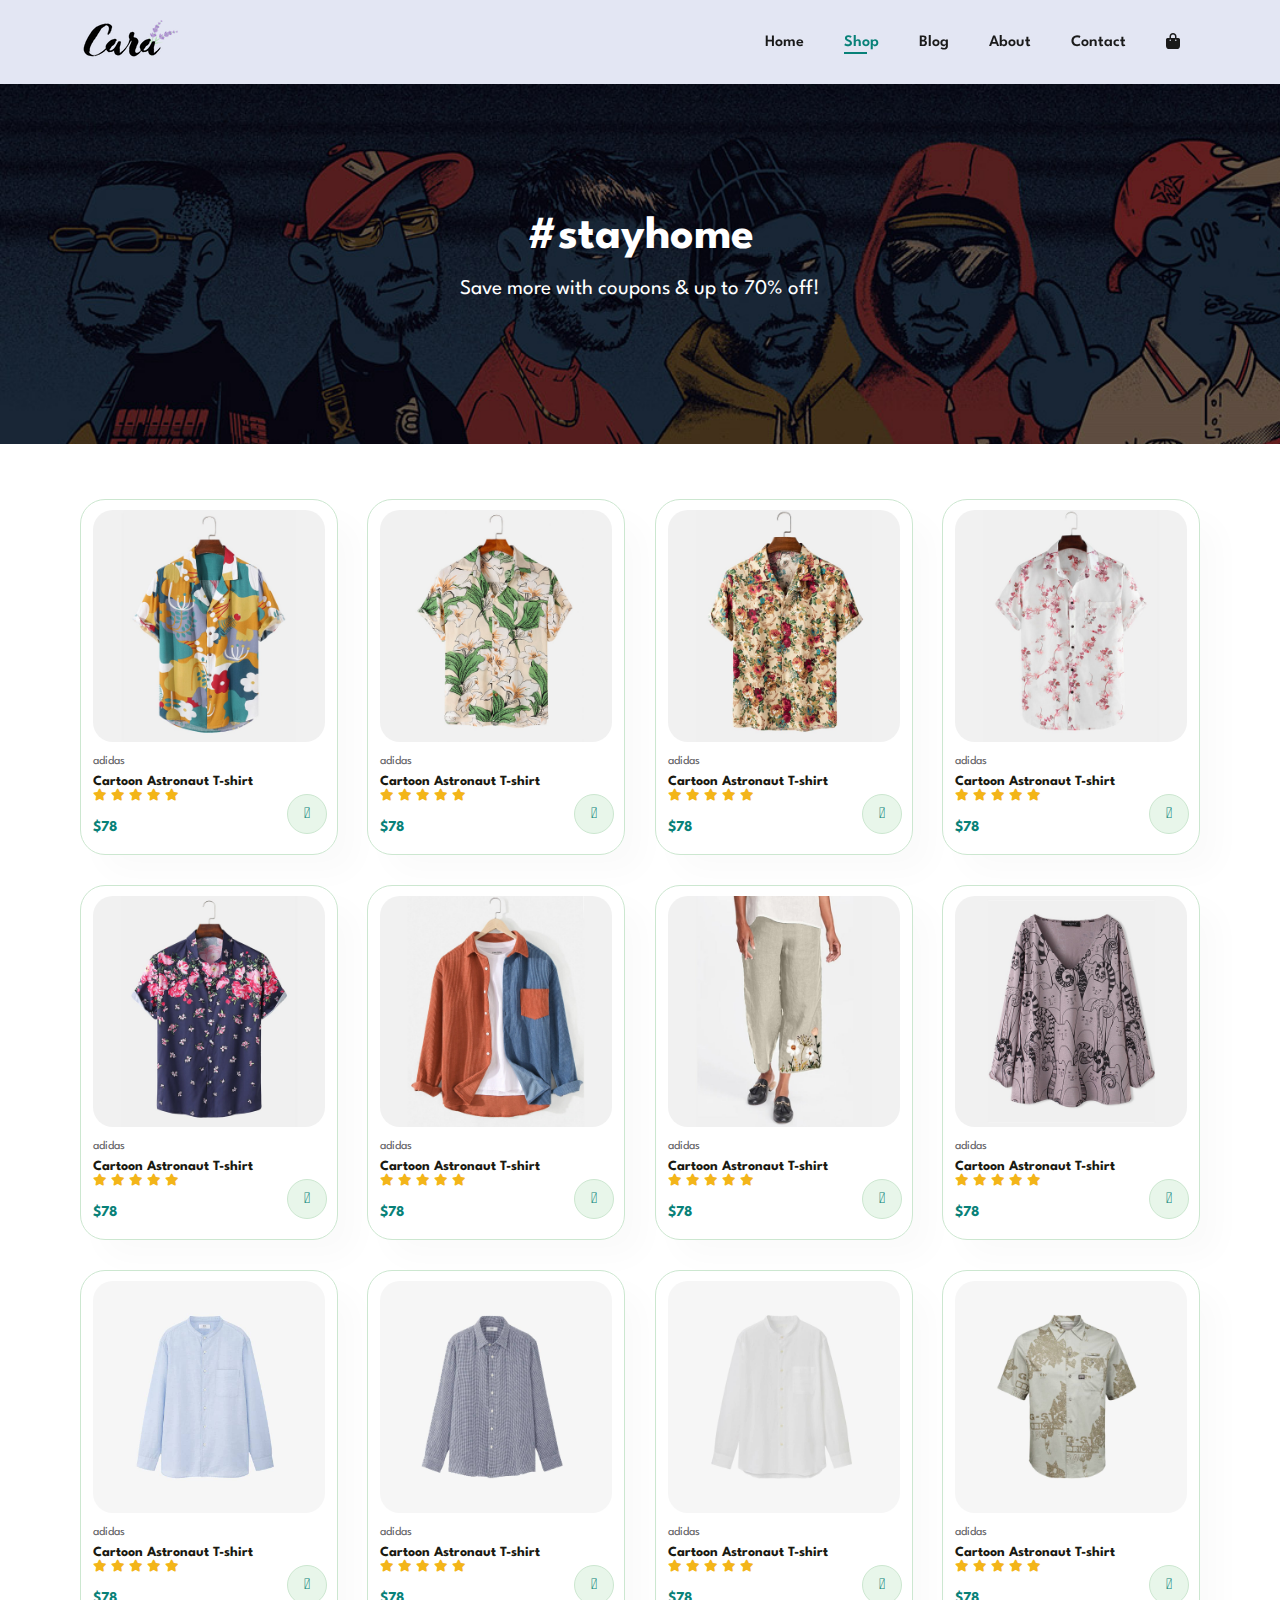
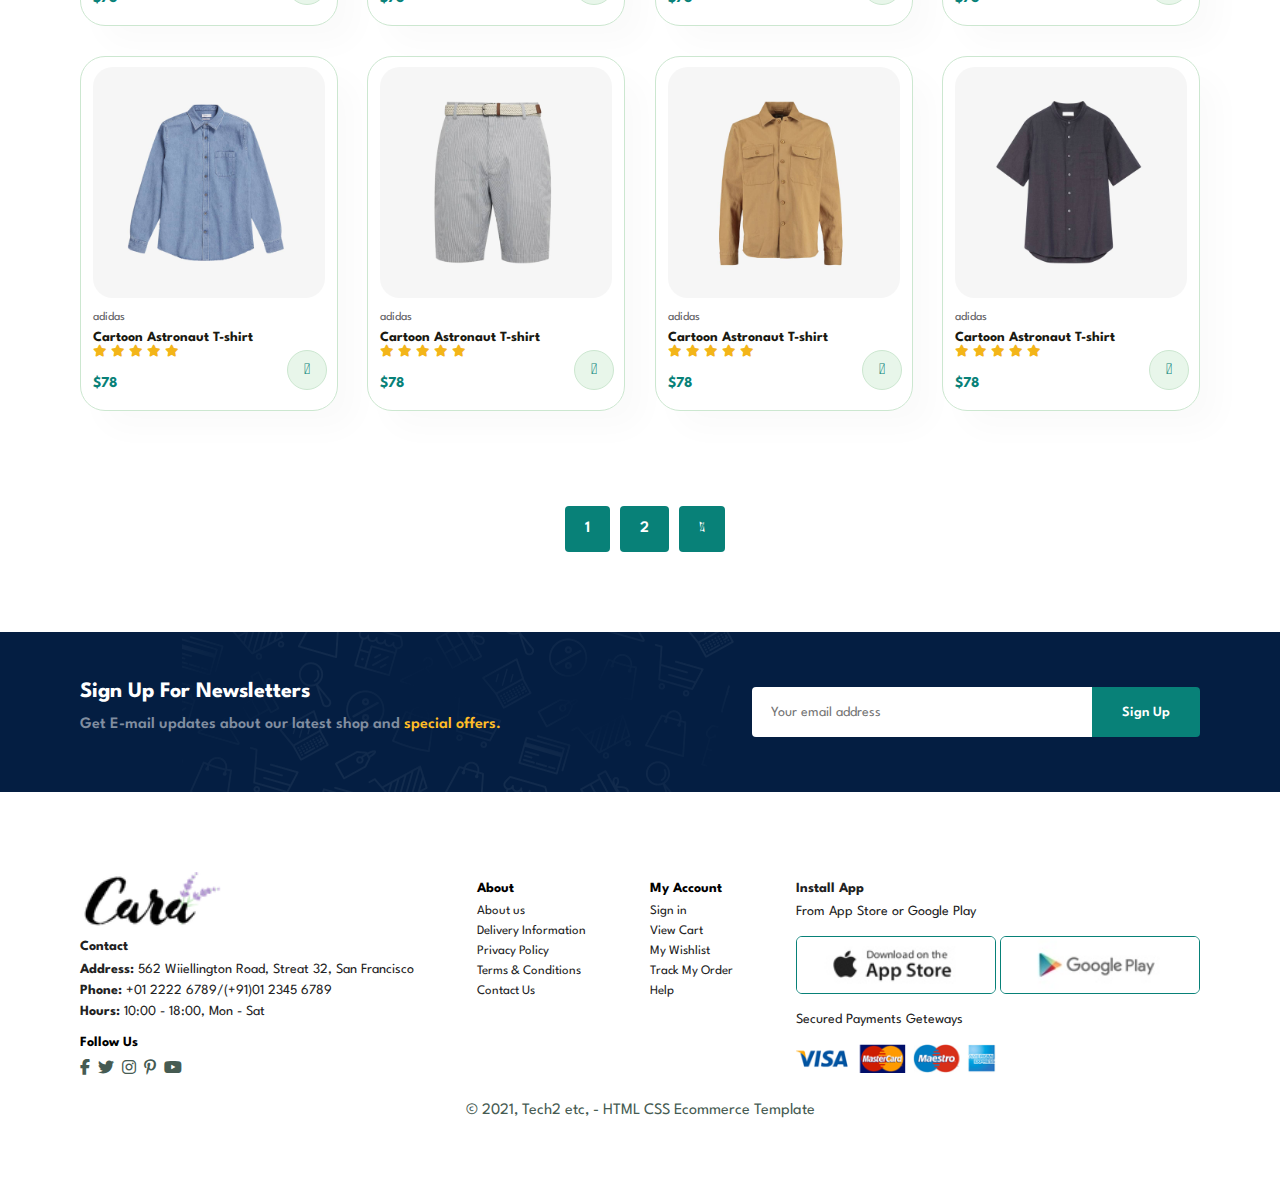
<file: shop.html>
<!DOCTYPE html>
<html lang="en">

<head>
    <meta charset="UTF-8">
    <meta http-equiv="X-UA-Compatible" content="IE=edge">
    <meta name="viewport" content="width=device-width, initial-scale=1.0">
    <title>Cara</title>
    <link rel="stylesheet" href="https://pro.fontawesome.com/releases/v5.10.0/css/all.css" />
    <link rel="stylesheet" href="style.css">
    <link rel="stylesheet" href="https://cdnjs.cloudflare.com/ajax/libs/font-awesome/6.4.2/css/all.min.css">
</head>

<body>
    <span id="start"></span>
    <section id="header">
        <a href="#start"><img src="img/logo.png" alt=""></a>
        <div id="navbar">
            <ul>
                <a href="#" id="close" style="color: #000;"><i class="fa fa-times"></i></a>
                <li><a href="index.html">Home</a></li>
                <li><a class="active" href="shop.html">Shop</a></li>
                <li><a href="blog.html">Blog</a></li>
                <li><a href="about.html">About</a></li>
                <li><a href="contact.html">Contact</a></li>
                <li><a href="cart.html"><i class="fa-solid fa-bag-shopping"></i></a></li>
            </ul>
        </div>
        <div id="mobile">
            <a href="cart.html"><i class="fa-solid fa-bag-shopping" style="color: #000;"></i></a>
            <i class="fas fa-outdent" id="bar" style="cursor: pointer;"></i>
        </div>
    </section>

    <section id="page-header">
        <h2>#stayhome</h2>
        <p style="font-size: 21px;">Save more with coupons & up to 70% off!</p>
    </section>

    <section id="features2" class="section-p1">
        <div class="pros">
            <div class="pro" onclick="window.location.href = 'sproduct.html' ">
                <img src="img/products/f1.jpg" alt="">
                <div class="des">
                    <span class="a">adidas</span>
                    <h5>Cartoon Astronaut T-shirt</h5>
                    <div class="stars">
                        <i class="fas fa-star"></i>
                        <i class="fas fa-star"></i>
                        <i class="fas fa-star"></i>
                        <i class="fas fa-star"></i>
                        <i class="fas fa-star"></i>
                    </div>
                    <h4>$78</h4>
                </div>
                <a href="#"><i class="fal fa-shopping-cart"></i></a>
            </div>
            <div class="pro" onclick="window.location.href = 'sproduct.html' ">
                <img src="img/products/f2.jpg" alt="">
                <div class="des">
                    <span class="a">adidas</span>
                    <h5>Cartoon Astronaut T-shirt</h5>
                    <div class="stars">
                        <i class="fas fa-star"></i>
                        <i class="fas fa-star"></i>
                        <i class="fas fa-star"></i>
                        <i class="fas fa-star"></i>
                        <i class="fas fa-star"></i>
                    </div>
                    <h4>$78</h4>
                </div>
                <a href="#"><i class="fal fa-shopping-cart"></i></a>
            </div>
            <div class="pro" onclick="window.location.href = 'sproduct.html' ">
                <img src="img/products/f3.jpg" alt="">
                <div class="des">
                    <span class="a">adidas</span>
                    <h5>Cartoon Astronaut T-shirt</h5>
                    <div class="stars">
                        <i class="fas fa-star"></i>
                        <i class="fas fa-star"></i>
                        <i class="fas fa-star"></i>
                        <i class="fas fa-star"></i>
                        <i class="fas fa-star"></i>
                    </div>
                    <h4>$78</h4>
                </div>
                <a href="#"><i class="fal fa-shopping-cart"></i></a>
            </div>
            <div class="pro" onclick="window.location.href = 'sproduct.html' ">
                <img src="img/products/f4.jpg" alt="">
                <div class="des">
                    <span class="a">adidas</span>
                    <h5>Cartoon Astronaut T-shirt</h5>
                    <div class="stars">
                        <i class="fas fa-star"></i>
                        <i class="fas fa-star"></i>
                        <i class="fas fa-star"></i>
                        <i class="fas fa-star"></i>
                        <i class="fas fa-star"></i>
                    </div>
                    <h4>$78</h4>
                </div>
                <a href="#"><i class="fal fa-shopping-cart"></i></a>
            </div>
            <div class="pro" onclick="window.location.href = 'sproduct.html' ">
                <img src="img/products/f5.jpg" alt="">
                <div class="des">
                    <span class="a">adidas</span>
                    <h5>Cartoon Astronaut T-shirt</h5>
                    <div class="stars">
                        <i class="fas fa-star"></i>
                        <i class="fas fa-star"></i>
                        <i class="fas fa-star"></i>
                        <i class="fas fa-star"></i>
                        <i class="fas fa-star"></i>
                    </div>
                    <h4>$78</h4>
                </div>
                <a href="#"><i class="fal fa-shopping-cart"></i></a>
            </div>
            <div class="pro" onclick="window.location.href = 'sproduct.html' ">
                <img src="img/products/f6.jpg" alt="">
                <div class="des">
                    <span class="a">adidas</span>
                    <h5>Cartoon Astronaut T-shirt</h5>
                    <div class="stars">
                        <i class="fas fa-star"></i>
                        <i class="fas fa-star"></i>
                        <i class="fas fa-star"></i>
                        <i class="fas fa-star"></i>
                        <i class="fas fa-star"></i>
                    </div>
                    <h4>$78</h4>
                </div>
                <a href="#"><i class="fal fa-shopping-cart"></i></a>
            </div>
            <div class="pro" onclick="window.location.href = 'sproduct.html' ">
                <img src="img/products/f7.jpg" alt="">
                <div class="des">
                    <span class="a">adidas</span>
                    <h5>Cartoon Astronaut T-shirt</h5>
                    <div class="stars">
                        <i class="fas fa-star"></i>
                        <i class="fas fa-star"></i>
                        <i class="fas fa-star"></i>
                        <i class="fas fa-star"></i>
                        <i class="fas fa-star"></i>
                    </div>
                    <h4>$78</h4>
                </div>
                <a href="#"><i class="fal fa-shopping-cart"></i></a>
            </div>
            <div class="pro" onclick="window.location.href = 'sproduct.html' ">
                <img src="img/products/f8.jpg" alt="">
                <div class="des">
                    <span class="a">adidas</span>
                    <h5>Cartoon Astronaut T-shirt</h5>
                    <div class="stars">
                        <i class="fas fa-star"></i>
                        <i class="fas fa-star"></i>
                        <i class="fas fa-star"></i>
                        <i class="fas fa-star"></i>
                        <i class="fas fa-star"></i>
                    </div>
                    <h4>$78</h4>
                </div>
                <a href="#"><i class="fal fa-shopping-cart"></i></a>
            </div>
            <div class="pros">
                <div class="pro" onclick="window.location.href = 'sproduct.html' ">
                    <img src="img/products/n1.jpg" alt="">
                    <div class="des">
                        <span class="a">adidas</span>
                        <h5>Cartoon Astronaut T-shirt</h5>
                        <div class="stars">
                            <i class="fas fa-star"></i>
                            <i class="fas fa-star"></i>
                            <i class="fas fa-star"></i>
                            <i class="fas fa-star"></i>
                            <i class="fas fa-star"></i>
                        </div>
                        <h4>$78</h4>
                    </div>
                    <a href="#"><i class="fal fa-shopping-cart"></i></a>
                </div>
                <div class="pro" onclick="window.location.href = 'sproduct.html' ">
                    <img src="img/products/n2.jpg" alt="">
                    <div class="des">
                        <span class="a">adidas</span>
                        <h5>Cartoon Astronaut T-shirt</h5>
                        <div class="stars">
                            <i class="fas fa-star"></i>
                            <i class="fas fa-star"></i>
                            <i class="fas fa-star"></i>
                            <i class="fas fa-star"></i>
                            <i class="fas fa-star"></i>
                        </div>
                        <h4>$78</h4>
                    </div>
                    <a href="#"><i class="fal fa-shopping-cart"></i></a>
                </div>
                <div class="pro" onclick="window.location.href = 'sproduct.html' ">
                    <img src="img/products/n3.jpg" alt="">
                    <div class="des">
                        <span class="a">adidas</span>
                        <h5>Cartoon Astronaut T-shirt</h5>
                        <div class="stars">
                            <i class="fas fa-star"></i>
                            <i class="fas fa-star"></i>
                            <i class="fas fa-star"></i>
                            <i class="fas fa-star"></i>
                            <i class="fas fa-star"></i>
                        </div>
                        <h4>$78</h4>
                    </div>
                    <a href="#"><i class="fal fa-shopping-cart"></i></a>
                </div>
                <div class="pro" onclick="window.location.href = 'sproduct.html' ">
                    <img src="img/products/n4.jpg" alt="">
                    <div class="des">
                        <span class="a">adidas</span>
                        <h5>Cartoon Astronaut T-shirt</h5>
                        <div class="stars">
                            <i class="fas fa-star"></i>
                            <i class="fas fa-star"></i>
                            <i class="fas fa-star"></i>
                            <i class="fas fa-star"></i>
                            <i class="fas fa-star"></i>
                        </div>
                        <h4>$78</h4>
                    </div>
                    <a href="#"><i class="fal fa-shopping-cart"></i></a>
                </div>
                <div class="pro" onclick="window.location.href = 'sproduct.html' ">
                    <img src="img/products/n5.jpg" alt="">
                    <div class="des">
                        <span class="a">adidas</span>
                        <h5>Cartoon Astronaut T-shirt</h5>
                        <div class="stars">
                            <i class="fas fa-star"></i>
                            <i class="fas fa-star"></i>
                            <i class="fas fa-star"></i>
                            <i class="fas fa-star"></i>
                            <i class="fas fa-star"></i>
                        </div>
                        <h4>$78</h4>
                    </div>
                    <a href="#"><i class="fal fa-shopping-cart"></i></a>
                </div>
                <div class="pro" onclick="window.location.href = 'sproduct.html' ">
                    <img src="img/products/n6.jpg" alt="">
                    <div class="des">
                        <span class="a">adidas</span>
                        <h5>Cartoon Astronaut T-shirt</h5>
                        <div class="stars">
                            <i class="fas fa-star"></i>
                            <i class="fas fa-star"></i>
                            <i class="fas fa-star"></i>
                            <i class="fas fa-star"></i>
                            <i class="fas fa-star"></i>
                        </div>
                        <h4>$78</h4>
                    </div>
                    <a href="#"><i class="fal fa-shopping-cart"></i></a>
                </div>
                <div class="pro" onclick="window.location.href = 'sproduct.html' ">
                    <img src="img/products/n7.jpg" alt="">
                    <div class="des">
                        <span class="a">adidas</span>
                        <h5>Cartoon Astronaut T-shirt</h5>
                        <div class="stars">
                            <i class="fas fa-star"></i>
                            <i class="fas fa-star"></i>
                            <i class="fas fa-star"></i>
                            <i class="fas fa-star"></i>
                            <i class="fas fa-star"></i>
                        </div>
                        <h4>$78</h4>
                    </div>
                    <a href="#"><i class="fal fa-shopping-cart"></i></a>
                </div>
                <div class="pro" onclick="window.location.href = 'sproduct.html' ">
                    <img src="img/products/n8.jpg" alt="">
                    <div class="des">
                        <span class="a">adidas</span>
                        <h5>Cartoon Astronaut T-shirt</h5>
                        <div class="stars">
                            <i class="fas fa-star"></i>
                            <i class="fas fa-star"></i>
                            <i class="fas fa-star"></i>
                            <i class="fas fa-star"></i>
                            <i class="fas fa-star"></i>
                        </div>
                        <h4>$78</h4>
                    </div>
                    <a href="#"><i class="fal fa-shopping-cart"></i></a>
                </div>

            </div>
    </section>

    <section id="pagiantion" class="section-p1">
        <a href="#">1</a>
        <a href="#">2</a>
        <a href="#"><i class="fal fa-long-arrow-alt-right"></i></a>
    </section>

    <section id="newsletter" class="section-p1 section-m1">
        <div class="newstext">
            <h4>Sign Up For Newsletters</h4>
            <p>Get E-mail updates about our latest shop and <span>special offers.</span></p>
        </div>
        <div class="form">
            <input type="text" placeholder="Your email address">
            <button class="normal">Sign Up</button>
        </div>
    </section>

    <footer class="section-p1">
        <div class="col">
            <img src="img/logo.png" alt="">
            <h4>Contact</h4>
            <p><strong>Address:</strong> 562 Wiiellington Road, Streat 32, San Francisco</p>
            <p><strong>Phone:</strong> +01 2222 6789/(+91)01 2345 6789</p>
            <p><strong>Hours:</strong> 10:00 - 18:00, Mon - Sat</p>
            <div class="follow">
                <h4 style="color: #000;">Follow Us</h4>
                <div class="icons">
                    <i class="fab fa-facebook-f "></i>
                    <i class="fab fa-twitter "></i>
                    <i class="fab fa-instagram "></i>
                    <i class="fab fa-pinterest-p "></i>
                    <i class="fab fa-youtube "></i>
                </div>
            </div>
        </div>
        <div class="col">
            <h4 style="color: #000;">About</h4>
            <a href="#">About us</a>
            <a href="#">Delivery Information</a>
            <a href="#">Privacy Policy</a>
            <a href="#">Terms & Conditions</a>
            <a href="#">Contact Us</a>
        </div>
        <div class="col">
            <h4 style="color: #000;">My Account</h4>
            <a href="#">Sign in</a>
            <a href="#">View Cart</a>
            <a href="#">My Wishlist</a>
            <a href="#">Track My Order</a>
            <a href="#">Help</a>
        </div>
        <div class="col install">
            <h4>Install App</h4>
            <p>From App Store or Google Play</p>
            <div class="row">
                <img src="img/pay/app.jpg" alt="">
                <img src="img/pay/play.jpg" alt="">
            </div>
            <p>Secured Payments Geteways</p>
            <img src="img/pay/pay.png" alt="">
        </div>
        <div class="copyright">
            <p>&copy; 2021, Tech2 etc, - HTML CSS Ecommerce Template</p>
        </div>
    </footer>

    <script src="script.js"></script>
</body>

</html>
</file>
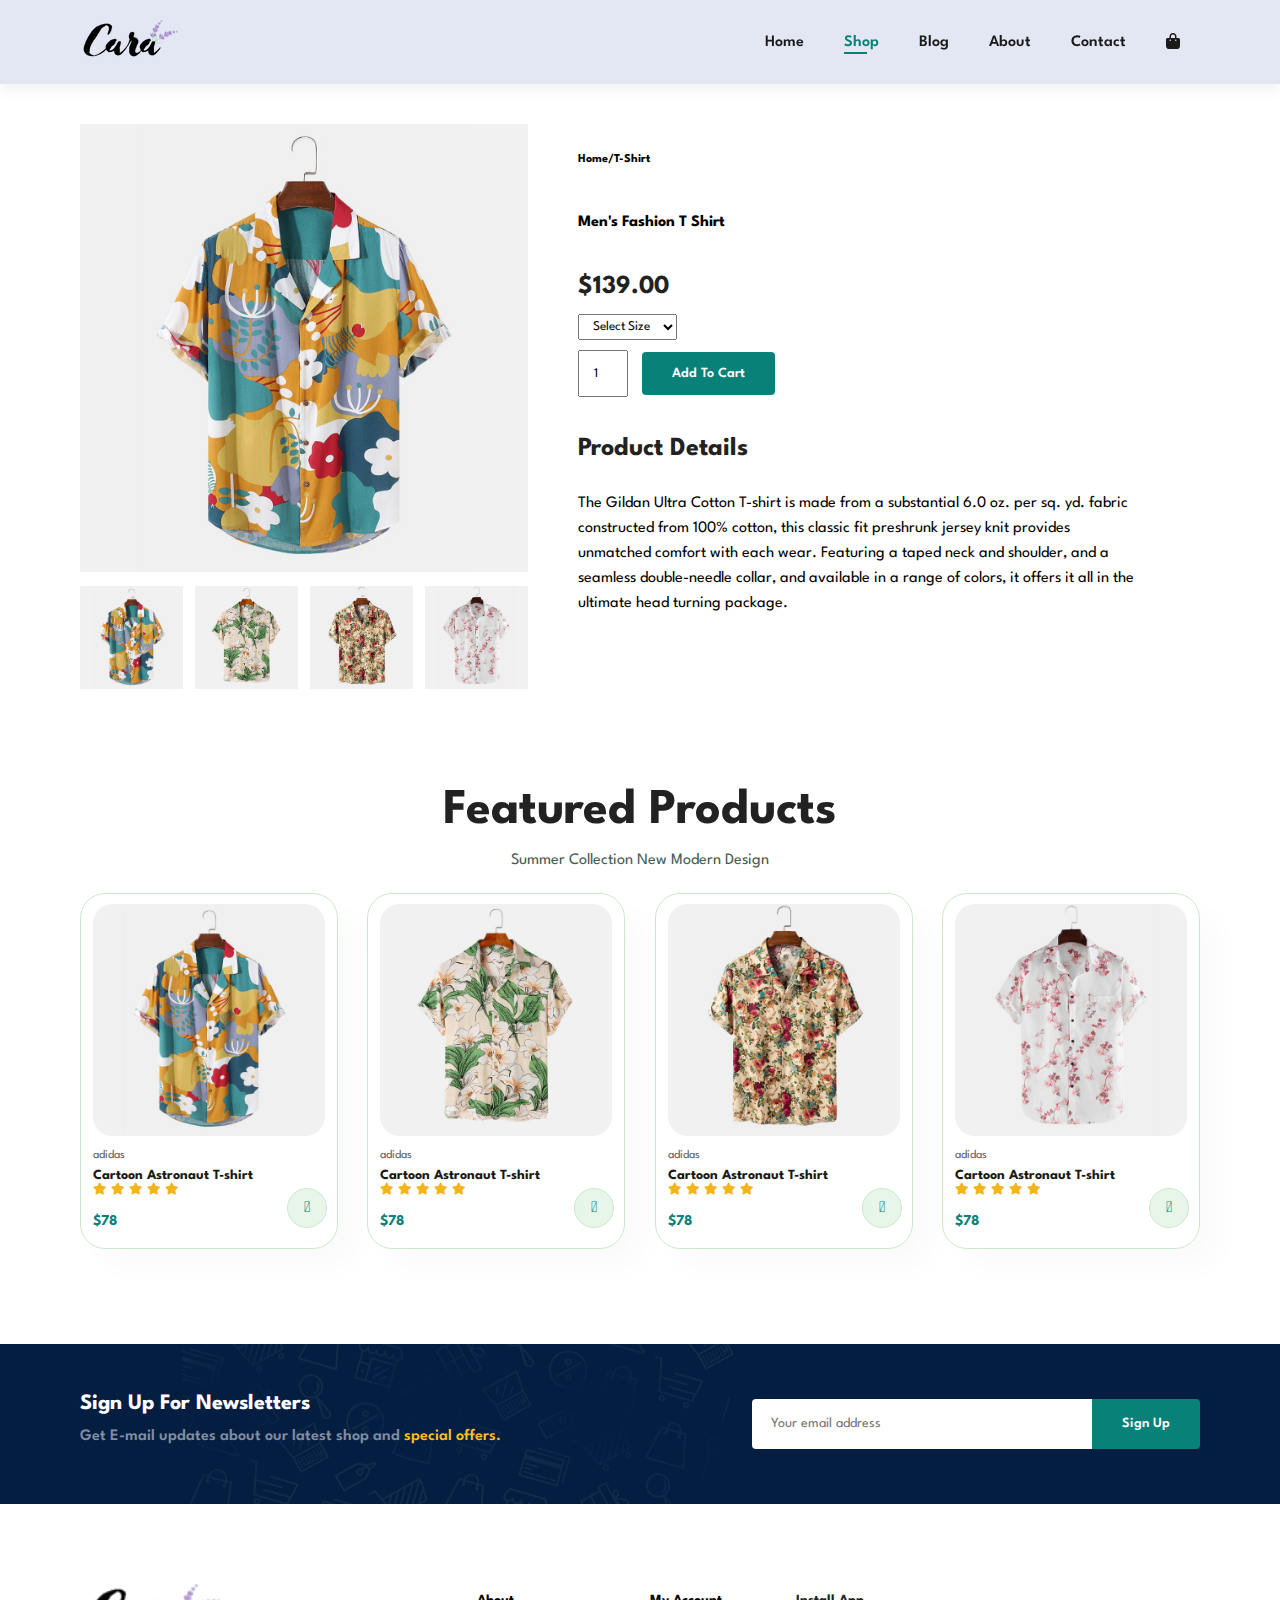
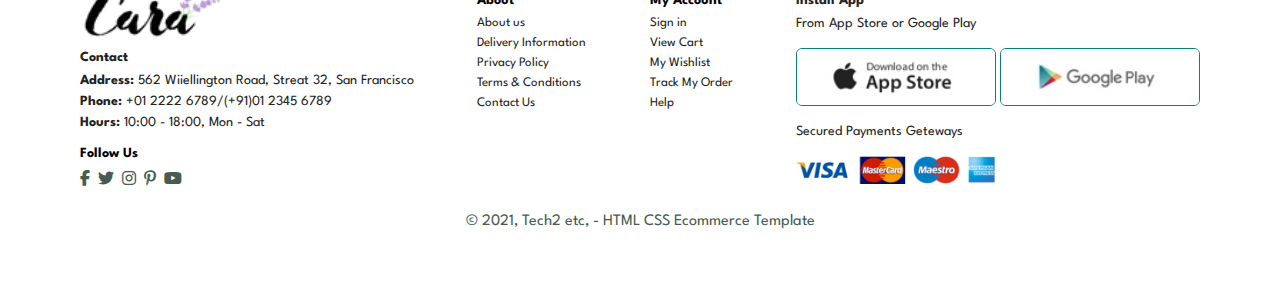
<file: sproduct.html>
<!DOCTYPE html>
<html lang="en">

<head>
    <meta charset="UTF-8">
    <meta http-equiv="X-UA-Compatible" content="IE=edge">
    <meta name="viewport" content="width=device-width, initial-scale=1.0">
    <title>Cara</title>
    <link rel="stylesheet" href="https://pro.fontawesome.com/releases/v5.10.0/css/all.css" />
    <link rel="stylesheet" href="style.css">
    <link rel="stylesheet" href="https://cdnjs.cloudflare.com/ajax/libs/font-awesome/6.4.2/css/all.min.css">
</head>

<body>
    <span id="start"></span>
    <section id="header">
        <a href="#start"><img src="img/logo.png" alt=""></a>
        <div id="navbar">
            <ul>
                <a href="#" id="close" style="color: #000;"><i class="fa fa-times"></i></a>
                <li><a href="index.html">Home</a></li>
                <li><a class="active" href="shop.html">Shop</a></li>
                <li><a href="blog.html">Blog</a></li>
                <li><a href="about.html">About</a></li>
                <li><a href="contact.html">Contact</a></li>
                <li><a href="cart.html"><i class="fa-solid fa-bag-shopping"></i></a></li>
            </ul>
        </div>
        <div id="mobile">
            <a href="cart.html"><i class="fa-solid fa-bag-shopping" style="color: #000;"></i></a>
            <i class="fas fa-outdent" id="bar" style="cursor: pointer;"></i>
        </div>
    </section>

    <section id="prodetails" class="section-p1">
        <div class="single-pro-image">
            <img src="img/products/f1.jpg" width="100%" id="Mainimg" alt="">
            <div class="smallimg">
                <div class="simg">
                    <img src="img/products/f1.jpg" class="small-image" width="100%" alt="">
                </div>
                <div class="simg">
                    <img src="img/products/f2.jpg" class="small-image" width="100%" alt="">
                </div>
                <div class="simg">
                    <img src="img/products/f3.jpg" class="small-image" width="100%" alt="">
                </div>
                <div class="simg">
                    <img src="img/products/f4.jpg" class="small-image" width="100%" alt="">
                </div>
            </div>
        </div>

        <div class="details">
            <h6>Home/T-Shirt</h6>
            <h4>Men's Fashion T Shirt</h4>
            <h2>$139.00</h2>
            <select>
                <option>Select Size</option>
                <option>XL</option>
                <option>XXL</option>
                <option>Small</option>
                <option>Large</option>
            </select>
            <input type="number" value="1">
            <button class="normal">Add To Cart</button>
            <h2>Product Details</h2>
            <span>
                The Gildan Ultra Cotton T-shirt is made from a substantial 6.0 oz. per
                sq. yd. fabric constructed from 100% cotton, this classic fit preshrunk
                jersey knit provides unmatched comfort with each wear. Featuring a
                taped neck and shoulder, and a seamless double-needle collar, and
                available in a range of colors, it offers it all in the ultimate head
                turning package.
            </span>
        </div>
    </section>

    <section id="features2" class="section-p1">
        <h1>Featured Products</h1>
        <p>Summer Collection New Modern Design</p>
        <div class="pros">
            <div class="pro">
                <img src="img/products/f1.jpg" alt="">
                <div class="des">
                    <span class="a">adidas</span>
                    <h5>Cartoon Astronaut T-shirt</h5>
                    <div class="stars">
                        <i class="fas fa-star"></i>
                        <i class="fas fa-star"></i>
                        <i class="fas fa-star"></i>
                        <i class="fas fa-star"></i>
                        <i class="fas fa-star"></i>
                    </div>
                    <h4>$78</h4>
                </div>
                <a href="#"><i class="fal fa-shopping-cart"></i></a>
            </div>
            <div class="pro">
                <img src="img/products/f2.jpg" alt="">
                <div class="des">
                    <span class="a">adidas</span>
                    <h5>Cartoon Astronaut T-shirt</h5>
                    <div class="stars">
                        <i class="fas fa-star"></i>
                        <i class="fas fa-star"></i>
                        <i class="fas fa-star"></i>
                        <i class="fas fa-star"></i>
                        <i class="fas fa-star"></i>
                    </div>
                    <h4>$78</h4>
                </div>
                <a href="#"><i class="fal fa-shopping-cart"></i></a>
            </div>
            <div class="pro">
                <img src="img/products/f3.jpg" alt="">
                <div class="des">
                    <span class="a">adidas</span>
                    <h5>Cartoon Astronaut T-shirt</h5>
                    <div class="stars">
                        <i class="fas fa-star"></i>
                        <i class="fas fa-star"></i>
                        <i class="fas fa-star"></i>
                        <i class="fas fa-star"></i>
                        <i class="fas fa-star"></i>
                    </div>
                    <h4>$78</h4>
                </div>
                <a href="#"><i class="fal fa-shopping-cart"></i></a>
            </div>
            <div class="pro">
                <img src="img/products/f4.jpg" alt="">
                <div class="des">
                    <span class="a">adidas</span>
                    <h5>Cartoon Astronaut T-shirt</h5>
                    <div class="stars">
                        <i class="fas fa-star"></i>
                        <i class="fas fa-star"></i>
                        <i class="fas fa-star"></i>
                        <i class="fas fa-star"></i>
                        <i class="fas fa-star"></i>
                    </div>
                    <h4>$78</h4>
                </div>
                <a href="#"><i class="fal fa-shopping-cart"></i></a>
            </div>
        </div>
    </section>

    <section id="newsletter" class="section-p1 section-m1">
        <div class="newstext">
            <h4>Sign Up For Newsletters</h4>
            <p>Get E-mail updates about our latest shop and <span>special offers.</span></p>
        </div>
        <div class="form">
            <input type="text" placeholder="Your email address">
            <button class="normal">Sign Up</button>
        </div>
    </section>

    <footer class="section-p1">
        <div class="col">
            <img src="img/logo.png" alt="">
            <h4>Contact</h4>
            <p><strong>Address:</strong> 562 Wiiellington Road, Streat 32, San Francisco</p>
            <p><strong>Phone:</strong> +01 2222 6789/(+91)01 2345 6789</p>
            <p><strong>Hours:</strong> 10:00 - 18:00, Mon - Sat</p>
            <div class="follow">
                <h4 style="color: #000;">Follow Us</h4>
                <div class="icons">
                    <i class="fab fa-facebook-f "></i>
                    <i class="fab fa-twitter "></i>
                    <i class="fab fa-instagram "></i>
                    <i class="fab fa-pinterest-p "></i>
                    <i class="fab fa-youtube "></i>
                </div>
            </div>
        </div>
        <div class="col">
            <h4 style="color: #000;">About</h4>
            <a href="#">About us</a>
            <a href="#">Delivery Information</a>
            <a href="#">Privacy Policy</a>
            <a href="#">Terms & Conditions</a>
            <a href="#">Contact Us</a>
        </div>
        <div class="col">
            <h4 style="color: #000;">My Account</h4>
            <a href="#">Sign in</a>
            <a href="#">View Cart</a>
            <a href="#">My Wishlist</a>
            <a href="#">Track My Order</a>
            <a href="#">Help</a>
        </div>
        <div class="col install">
            <h4>Install App</h4>
            <p>From App Store or Google Play</p>
            <div class="row">
                <img src="img/pay/app.jpg" alt="">
                <img src="img/pay/play.jpg" alt="">
            </div>
            <p>Secured Payments Geteways</p>
            <img src="img/pay/pay.png" alt="">
        </div>
        <div class="copyright">
            <p>&copy; 2021, Tech2 etc, - HTML CSS Ecommerce Template</p>
        </div>
    </footer>

    <script>

        let Mainimg = document.getElementById("Mainimg");
        let smallimg = document.getElementsByClassName("small-image");
        
        smallimg[0].onclick = function(){
            Mainimg.src = smallimg[0].src;
        }
        smallimg[1].onclick = function(){
            Mainimg.src = smallimg[1].src;
        }
        smallimg[2].onclick = function(){
            Mainimg.src = smallimg[2].src;
        }
        smallimg[3].onclick = function(){
            Mainimg.src = smallimg[3].src;
        }
        
        let input = document.querySelectorAll("input")[0];
        input.onblur = function(){
            if(input.value == '' || input.value < 0){
                input.value = 1;
            }
        }

    </script>

    <script src="script.js"></script>
</body>

</html>
</file>
<file: style.css>
@import url("https://fonts.googleapis.com/css2?family=Spartan:wght@100;200;300;400;500;600;700;800;900&display=swap");
* {
  margin: 0;
  /* padding: 0; */
  box-sizing: border-box;
  font-family: "Spartan", sans-serif;
}

::-webkit-scrollbar {
  border: 1px solid #cce7d0;
  background-color: #fff;
}

::-webkit-scrollbar-thumb {
  height: 250px;
  background-color: #d3d5e1;
}

html {
  scroll-behavior: smooth;
}

/* Global Styles */

h1 {
  font-size: 50px;
  line-height: 64px;
  color: #222;
}

h2 {
  font-size: 46px;
  line-height: 54px;
  color: #222;
}

h4 {
  font-size: 20px;
  color: #222;
}

h6 {
  font-weight: 700;
  font-size: 12px;
}

p {
  font-size: 16px;
  color: #465b52;
  margin: 15px 0 20px 0;
}

button.normal {
  font-size: 14px;
  border: none;
  outline: none;
  background-color: #fff;
  color: #000;
  padding: 15px 30px;
  border-radius: 4px;
  cursor: pointer;
  font-weight: 600;
  transition: 0.2s;
}

button.white {
  font-size: 13px;
  border: 1px solid #fff;
  outline: none;
  background-color: transparent;
  color: #fff;
  padding: 11px 18px;
  border-radius: 4px;
  cursor: pointer;
  font-weight: 600;
  transition: 0.2s;
}

.section-p1 {
  padding: 40px 80px;
}

.section-m1 {
  margin: 40px 0;
}

body {
  scroll-behavior: smooth;
  width: 100%;
}

/* Header */

#header {
  max-width: 100%;
  background: #e3e6f3;
  padding: 20px 80px;
  display: flex;
  align-items: center;
  justify-content: space-between;
  box-shadow: 0 5px 15px rgb(0, 0, 0, 0.06);
  position: sticky;
  left: 0;
  top: 0;
  z-index: 100000000000000000000000000000;
}

#header img {
  cursor: pointer;
}

#navbar ul {
  display: flex;
  align-items: center;
  justify-content: center;
}

#header ul li {
  padding: 0 20px;
  list-style: none;
  position: relative;
}

#header ul li a {
  font-weight: 600;
  color: #1a1a1a;
  text-decoration: none;
  transition: 0.3s ease;
}

#navbar li a:hover,
#navbar li a.active {
  color: #088178;
}

#navbar li a.active::after,
#navbar li a:hover::after {
  content: "";
  width: 30%;
  height: 2px;
  position: absolute;
  background-color: #088178;
  bottom: -4px;
  left: 20px;
}

#mobile {
  display: none;
  align-items: center;
}

#close {
  position: absolute;
  top: 40px;
  left: 20px;
  color: #222;
  font-size: 24px;
  display: none;
}

/* Home */

#home {
  height: 90vh;
  max-width: 100%;
  background-image: url("img/hero4.png");
  background-position: top 25% right 25%;
  background-size: cover;
  padding: 20px 80px;
  display: flex;
  flex-direction: column;
  align-items: flex-start;
  justify-content: center;
}

#home h4 {
  color: #1a1a1a !important;
}

#home h1 {
  color: #088178;
}

#home button {
  background-image: url("img/button.png");
  border: none;
  padding: 14px 80px 14px 65px;
  background-color: transparent;
  cursor: pointer;
  color: #088178;
  font-weight: 700;
  background-repeat: no-repeat;
}

#features .fe {
  padding: 25px;
  display: flex;
  justify-content: space-between;
}

#features .fe .fe-box {
  width: 180px;
  padding: 25px 15px;
  text-align: center;
  display: flex;
  align-items: center;
  justify-content: center;
  flex-direction: column;
  box-shadow: 20px 20px 34px rgb(0, 0, 0, 0.03);
  border: 1px solid #cce7d0;
  margin: 20px 0;
}

#features .fe .fe-box:hover {
  box-shadow: 10px 10px 54px rgba(70, 62, 221, 0.1);
}

#features .fe .fe-box h6 {
  color: #088178;
  border-radius: 4px;
  padding: 9px 8px 6px 8px;
  background-color: #fddde4;
}

#features .fe .fe-box:nth-child(2) h6 {
  background-color: #cdebbc;
}
#features .fe .fe-box:nth-child(3) h6 {
  background-color: #d1e8f2;
}
#features .fe .fe-box:nth-child(4) h6 {
  background-color: #cdd4f8;
}
#features .fe .fe-box:nth-child(5) h6 {
  background-color: #f6dbf6;
}
#features .fe .fe-box:nth-child(6) h6 {
  background-color: #fff2e5;
}

#features .fe .fe-box img {
  width: 100%;
  margin-bottom: 20px;
}

/* /////// */

#features2 > h1,
#features2 > h1 + p {
  text-align: center;
  margin: 10px;
}

#features2 .pros {
  display: flex;
  flex-wrap: wrap;
  justify-content: space-between;
}

#features2 .pros .pro {
  width: 23%;
  position: relative;
  transition: 0.2s;
  margin: 15px 0;
  min-width: 250px;
  border: 1px solid #cce7d0;
  text-align: start;
  padding: 10px 12px;
  border-radius: 25px;
  box-shadow: 20px 20px 30px rgba(0, 0, 0, 0.02);
  cursor: pointer;
}

#features2 .pros .pro:hover {
  box-shadow: 20px 20px 30px rgba(0, 0, 0, 0.06);
}

#features2 .pros .pro img {
  margin-bottom: 7px;
  width: 100%;
  border-radius: 20px;
}

#features2 .pros .pro span {
  color: #606063;
  font-size: 12px;
}
#features2 .pros .pro h5 {
  padding-top: 7px;
  color: #1a1a11;
  font-size: 14px;
}

#features2 .pros .pro .des i {
  font-size: 12px;
  color: rgb(243, 181, 25);
}

#features2 .pros .pro .des h4 {
  padding-top: 7px;
  color: #088178;
  font-size: 15px;
}

#features2 .pros .pro a i {
  position: absolute;
  width: 40px;
  height: 40px;
  line-height: 40px;
  bottom: 20px;
  right: 10px;
  border-radius: 50%;
  background-color: #e8f6ea;
  text-align: center;
  color: #088178;
  border: 1px solid #cce7d0;
  font-weight: 500;
  transition: 0.2s;
}

#features2 .pros .pro a i:hover {
  color: #fff;
  background-color: #088178;
}

#banner {
  background-image: url("img/banner/b2.jpg");
  height: 40vh;
  display: flex;
  align-items: center;
  justify-content: center;
  text-align: center;
  width: 100%;
  flex-direction: column;
}

#banner h2,
h4 {
  font-size: 16px;
  color: #fff;
  margin: 10px 0;
}
#banner h2 {
  font-size: 30px;
  padding: 10px 0;
}

#banner h2 span {
  color: #ef3636;
}

#banner .normal:hover {
  background-color: #088178;
  color: #fff;
}

#sm-banner {
  width: 100%;
  display: flex;
  flex-wrap: wrap;
  justify-content: space-between;
}

#sm-banner div {
  background-image: url("img/banner/b17.jpg");
  min-height: 50vh;
  flex-direction: column;
  width: 48%;
  min-width: 580px;
  display: flex;
  align-items: flex-start;
  justify-content: center;
  flex-direction: column;
  background-size: cover;
  background-position: center;
  padding: 30px;
  margin-bottom: 10px;
}

#sm-banner div h2 {
  color: #fff;
}

#sm-banner div span {
  color: #fff;
  padding: 7px 0 12px;
}

#sm-banner .btwo {
  background-image: url("img/banner/b10.jpg");
}

#sm-banner div:hover button {
  background-color: #088178;
  border: 1px solid transparent;
}

#banner3 {
  width: 100%;
  display: flex;
  justify-content: space-between;
}

#banner3 .banner-box {
  background-image: url("img/banner/b7.jpg");
  min-height: 30vh;
  flex-direction: column;
  min-width: 30%;
  display: flex;
  align-items: flex-start;
  justify-content: center;
  flex-direction: column;
  background-size: cover;
  background-position: center;
  padding: 30px;
}

#banner3 .banner-box h2 {
  font-size: 22px;
  color: #fff;
}

#banner3 .banner-box h3 {
  color: #ef3636;
  font-weight: 900;
  font-size: 15px;
}

#banner3 .banner-box2 {
  background-image: url("img/banner/b4.jpg");
}

#banner3 .banner-box3 {
  background-image: url("img/banner/b18.jpg");
}

#newsletter {
  display: flex;
  justify-content: space-between;
  align-items: center;
  background-color: #041e42;
  background-repeat: no-repeat;
  background-position: 25% 30%;
  background-image: url("img/banner/b14.png");
}

#newsletter h4 {
  font-size: 22px;
  font-weight: 700;
}

#newsletter p {
  font-weight: 600;
  color: #818ea0;
}
#newsletter p span {
  color: #ffbd27;
}
#newsletter .form {
  display: flex;
  width: 40%;
}
#newsletter input {
  width: 100%;
  height: 3.125rem;
  font-size: 14px;
  padding: 0 1.25em;
  outline: none;
  border: 1px solid transparent;
  border-radius: 4px;
  border-top-right-radius: 0;
  border-bottom-right-radius: 0;
}

#newsletter button {
  white-space: nowrap;
  background-color: #088178;
  color: #fff;
  border-top-left-radius: 0;
  border-bottom-left-radius: 0;
}

footer.section-p1 {
  display: flex;
  flex-wrap: wrap;
  justify-content: space-between;
}

footer.section-p1 .col {
  display: flex;
  flex-direction: column;
  /* flex-wrap: wrap; */
}

footer.section-p1 img {
  width: 200px;
}

footer.section-p1 .col h4 {
  font-size: 14px;
  color: #222;
  margin-bottom: 10px;
  padding: 0;
}

footer.section-p1 .col p {
  font-size: 14px;
  color: #222;
  margin: 0 0 8px 0;
  padding: 0;
}

footer.section-p1 a {
  text-decoration: none;
  margin: 0 0 8px 0;
  font-size: 13px;
  color: #222;
}

footer.section-p1 .follow i {
  color: #465b52;
  padding-right: 4px;
  cursor: pointer;
}

footer.section-p1 .col.install .row img {
  border: 1px solid #088178;
  border-radius: 6px;
}

footer.section-p1 .col.install img {
  margin: 10px 0 15px;
}

footer .follow i:hover,
footer a:hover {
  color: #088178;
}

footer.section-p1 .copyright {
  width: 100%;
  text-align: center;
}

#sm-banner .banner-box {
  background-position: top 0 right 35%;
}

/* Shop Page */

#page-header {
  background-image: url("img/banner/b1.jpg");
  width: 100%;
  height: 40vh;
  background-size: cover;
  display: flex;
  text-align: center;
  justify-content: center;
  flex-direction: column;
  padding: 14px;
}

#page-header p,
#page-header h2 {
  color: #fff;
}

#pagiantion {
  width: fit-content;
  margin: auto;
  display: flex;
}

#pagiantion a {
  text-decoration: none;
  color: #fff;
  background-color: #088178;
  padding: 15px 20px;
  border-radius: 4px;
  font-weight: 600;
  margin-left: 10px;
}

#pagiantion a i {
  font-size: 16px;
  font-weight: 600;
}

#prodetails {
  display: flex;
}

#prodetails .single-pro-image {
  width: 40%;
  margin-right: 50px;
}

#prodetails .single-pro-image div {
  display: flex;
  margin-top: 5px;
  justify-content: space-between;
}

#prodetails .single-pro-image div div {
  flex-basis: 23%;
  cursor: pointer;
}

.details {
  width: 50%;
  padding-top: 30px;
}

.details h4 {
  padding: 40px 0 20px;
  color: #000;
}

.details h2 {
  font-size: 26px;
}

.details select {
  display: block;
  margin: 0 0 10px 0;
  padding: 5px 10px;
  outline: none;
  cursor: pointer;
}

.details input {
  margin-right: 10px;
  height: 47px;
  width: 50px;
  outline: none;
  text-align: center;
}

.details button {
  background-color: #088178;
  color: #fff;
}

.details h2:last-of-type {
  margin: 25px 0 15px 0;
}

.details span {
  line-height: 25px;
}

#page-header.blog-header {
  background-image: url("img/banner/b19.jpg");
}

/* Blog Page */

#blog {
  padding: 150px 150px 0 150px;
}

#blog .blog-box {
  display: flex;
  align-items: center;
  width: 100%;
  padding-bottom: 90px;
}

#blog .blog-box .blog-img {
  width: 50%;
  margin-right: 40px;
}

#blog .blog-box .blog-img img {
  height: 300px;
  width: 100%;
  object-fit: cover;
}

#blog .blog-box .blog-details {
  width: 50%;
}

#blog .blog-box .blog-details a {
  text-decoration: none;
  color: #000;
  font-size: 11px;
  position: relative;
  transition: 0.3s;
  font-weight: 700;
}

#blog .blog-box .blog-details a:after {
  content: "";
  transition: 0.3s;
  width: 40px;
  height: 1px;
  background-color: #000;
  position: absolute;
  top: 4px;
  right: -60px;
}

#blog .blog-box .blog-details a:hover:after {
  background-color: #088178;
}
#blog .blog-box .blog-details a:hover {
  color: #088178;
}

#blog .blog-box h1 {
  position: absolute;
  top: -40px;
  left: 0;
  font-size: 70px;
  font-weight: 700;
  color: #c9cbce;
  z-index: -9;
}

/* About Page */

#page-header.about-header {
  background-image: url("img/about/banner.png");
}

#about-head {
  display: flex;
  align-items: center;
}

#about-head div {
  padding-left: 40px;
}

#about-head img {
  width: 50%;
  height: auto;
}

#about-app {
  text-align: center;
}

#about-app .video {
  width: 70%;
  margin: 30px auto 0;
  height: 100%;
}

#about-app .video video {
  width: 100%;
  height: 100%;
  border-radius: 20px;
}

/* Contact Page */

#contact-details {
  display: flex;
  align-items: center;
  justify-content: space-between;
}

#contact-details .condetails {
  width: 40%;
}

#contact-details .condetails span,
#form-details span {
  font-size: 12px;
}

#contact-details .condetails h2,
#form-details h2 {
  font-size: 26px;
  line-height: 35px;
  padding: 20px 0;
}
#contact-details .condetails h3 {
  font-size: 16px;
  padding-bottom: 15px;
}
#contact-details .condetails li {
  list-style: none;
  display: flex;
  padding: 10px 0;
}
#contact-details .condetails li i {
  padding-right: 22px;
  font-size: 14px;
}
#contact-details .condetails li p {
  margin: 0;
  font-size: 14px;
}
#contact-details .map {
  width: 55%;
  height: 400px;
}
#contact-details .map iframe {
  width: 100%;
  height: 100%;
}
#form-details {
  padding: 40px;
  display: flex;
  justify-content: space-evenly;
  border: 1px solid #cdd4f8;
}
#form-details .left {
  width: 65%;
}

#form-details form {
  display: flex;
  align-items: flex-start;
  flex-direction: column;
}
#form-details form input,
#form-details form textarea {
  padding: 12px 15px;
  width: 100%;
  margin-bottom: 15px;
}
#form-details form button {
  background-color: #088178;
  color: #fff;
}
#form-details .person div {
  display: flex;
  align-items: center;
  margin-bottom: 30px;
}

#form-details .person img {
  object-fit: cover;
  width: 65px;
  height: 65px;
  margin-right: 20px;
}
#form-details .person p {
  line-height: 25px;
  margin: 0;
  font-size: 13px;
}
#form-details .person p span {
  display: block;
  font-weight: 600;
  font-size: 16px;
  color: #000;
}

/* Cart Page */
#cart {
  overflow: auto;
}
#cart table {
  border-collapse: collapse;
  table-layout: fixed;
  white-space: no-wrap;
}

#cart table img {
  width: 70px;
}

#cart td:nth-child(1) {
  width: 100px;
  text-align: center;
}
#cart td:nth-child(2) {
  width: 150px;
  text-align: center;
}
#cart td:nth-child(3) {
  width: 250px;
  text-align: center;
}
#cart td:nth-child(4),
#cart td:nth-child(5),
#cart td:nth-child(6) {
  width: 150px;
  text-align: center;
}
#cart td:nth-child(5) input {
  width: 70px;
  padding: 10px 5px 10px 15px;
}
#cart table thead {
  border: 1px solid #e2e9e1;
  border-left: none;
  padding: 20px;
  border-right: none;
}
#cart table thead td {
  font-weight: 700;
  padding: 18px 0;
  text-transform: uppercase;
  font-size: 13px;
}
#cart tbody tr td {
  padding-top: 15px;
}
#cart tbody td {
  font-size: 13px;
}
#cart-add {
  display: flex;
  flex-wrap: wrap;
  justify-content: space-between;
}
#coupon {
  width: 50%;
  margin-bottom: 30px;
}

#coupon h3 {
  padding-bottom: 15px;
}
#coupon input {
  padding: 10px 20px;
  outline: none;
  width: 60%;
  margin-right: 10px;
  border: 1px solid #e2e9e1;
}
#coupon button,
#subtotal button {
  background-color: #088178;
  color: #fff;
}
#subtotal {
  width: 50%;
  margin-bottom: 30px;
  border: 1px solid #e2e9e1;
  padding: 30px;
}
#subtotal table {
  margin-top: 15px;
  width: 100%;
  margin-bottom: 20px;
  border-collapse: collapse;
}
#subtotal table td {
  border: 1px solid #e2e9e1;
  width: 50%;
  padding: 10px;
  font-size: 13px;
}
/* Start Media Query */
@media (max-width: 477px) {
  .section-p1 {
    padding: 20px;
  }
  #header {
    padding: 10px 30px;
  }
  h2 {
    font-size: 32px;
  }
  h1 {
    font-size: 38px;
  }
  #home {
    padding: 0 20px;
    background-position: 55%;
  }
  #features {
    width: 100%;
    justify-content: space-between;
  }
  #features .fe {
    padding: 0;
    justify-content: space-between;
  }
  #features .fe .fe-box {
    width: 155px;
    margin: 0 0 15px 0;
  }
  #features2 .pros .pro {
    margin-bottom: 7px;
    width: 100%;
    border-radius: 20px;
  }
  #banner {
    height: 50vh;
  }
  #sm-banner .banner-box {
    height: 40vh;
  }
  #sm-banner .btwo {
    margin-top: 20px;
  }
  #banner3 {
    padding: 0 20px;
  }
  #banner3 .banner-box {
    width: 100%;
    margin-top: 10px;
  }
  #newsletter {
    padding: 40px 20px;
  }
  #newsletter .form {
    width: 100%;
  }
  footer.section-p1 .copyright {
    text-align: start;
  }

  /* Single Product */

  #prodetails {
    flex-direction: column;
  }
  #prodetails > .single-pro-image {
    width: 100%;
    margin-right: 0;
  }

  .details {
    width: 100%;
  }
}

@media (max-width: 661px) {
  #banner {
    height: 50vh;
  }
}

@media (max-width: 767px) {
  /* Cart Page */
  #cart-add {
    flex-direction: column;
  }
  #coupon {
    width: 100%;
  }
  #subtotal {
    width: 100%;
  }
}

@media (max-width: 799px) {
  .section-p1 {
    padding: 40px 40px;
  }

  #navbar ul {
    display: flex;
    flex-direction: column;
    align-items: flex-start;
    justify-content: flex-start;
    position: fixed;
    top: 0;
    right: -300px;
    height: 100vh;
    width: 300px;
    background-color: #e3e6f3;
    box-shadow: 0 40px 60px rgba(0, 0, 0, 0.1);
    padding: 80px 0 0 10px;
    transition: 0.3s;
  }

  #navbar ul li {
    padding: 10px;
    transition: 0.3s;
  }

  #navbar ul li:last-of-type {
    display: none;
  }

  #navbar li a.active::after,
  #navbar li a:hover::after {
    left: 10px;
    bottom: 0;
  }

  #mobile {
    width: 40px;
    display: flex;
    align-items: center;
    justify-content: space-between;
  }

  #close {
    display: initial;
  }

  #home {
    width: 100%;
    height: 70vh;
    padding: 0 80px;
    background-position: top 30% right 30%;
  }

  #feuture {
    justify-content: center;
  }

  #features .fe {
    justify-content: center;
  }

  #features .fe .fe-box {
    margin: 15px 15px;
  }

  #features2 .pros {
    justify-content: center;
  }

  #features2 .pros .pro {
    margin: 15px;
  }

  #banner {
    height: 30vh;
  }

  #sm-banner .banner-box {
    min-width: 100%;
    height: 30vh;
  }

  #banner3 {
    padding: 0 40px;
    flex-wrap: wrap;
  }

  #banner3 .banner-box {
    width: 28%;
  }

  #newsletter {
    flex-direction: column;
    align-items: flex-start;
  }

  #newsletter .form {
    width: 70%;
  }

  /* Blog Page */

  #blog {
    padding: 100px 20px 0 20px;
  }

  #blog .blog-box {
    flex-direction: column;
    align-items: flex-start;
  }
  #blog .blog-box .blog-img {
    width: 100%;
    margin-right: 0;
    margin-bottom: 30px;
  }
  #blog .blog-box .blog-details {
    width: 100%;
  }

  /* About Page */

  #about-head {
    flex-direction: column;
    align-items: center;
    align-content: center;
  }

  #about-head img {
    width: 100%;
    margin-bottom: 20px;
  }
  #about-head div {
    width: 100%;
    padding: 0;
  }
  #about-app .video {
    width: 100%;
  }

  /* Contact Page */
  #form-details {
    flex-wrap: wrap;
  }
  #form-details .left {
    width: 100%;
  }
  #form-details .person {
    width: 100%;
    margin-top: 30px;
  }
  #contact-details {
    flex-wrap: wrap;
    justify-content: center;
  }
  #contact-details .condetails {
    width: 100%;
    margin-bottom: 30px;
  }
  #contact-details .map {
    width: 75%;
  }
}

@media (min-width: 800px) and (max-width: 1199px) {
  #features .fe {
    justify-content: center;
  }
  #features .fe .fe-box {
    margin-left: 20px;
  }
  #features2 .pros {
    display: flex;
    flex-wrap: wrap;
    justify-content: space-evenly;
  }
  #sm-banner {
    justify-content: center;
  }
  #banner3 .banner-box {
    margin-left: 15px;
  }
  #form-details .left {
    width: 50%;
  }
}

/* #header {
  display: none !important;
} */
</file>
